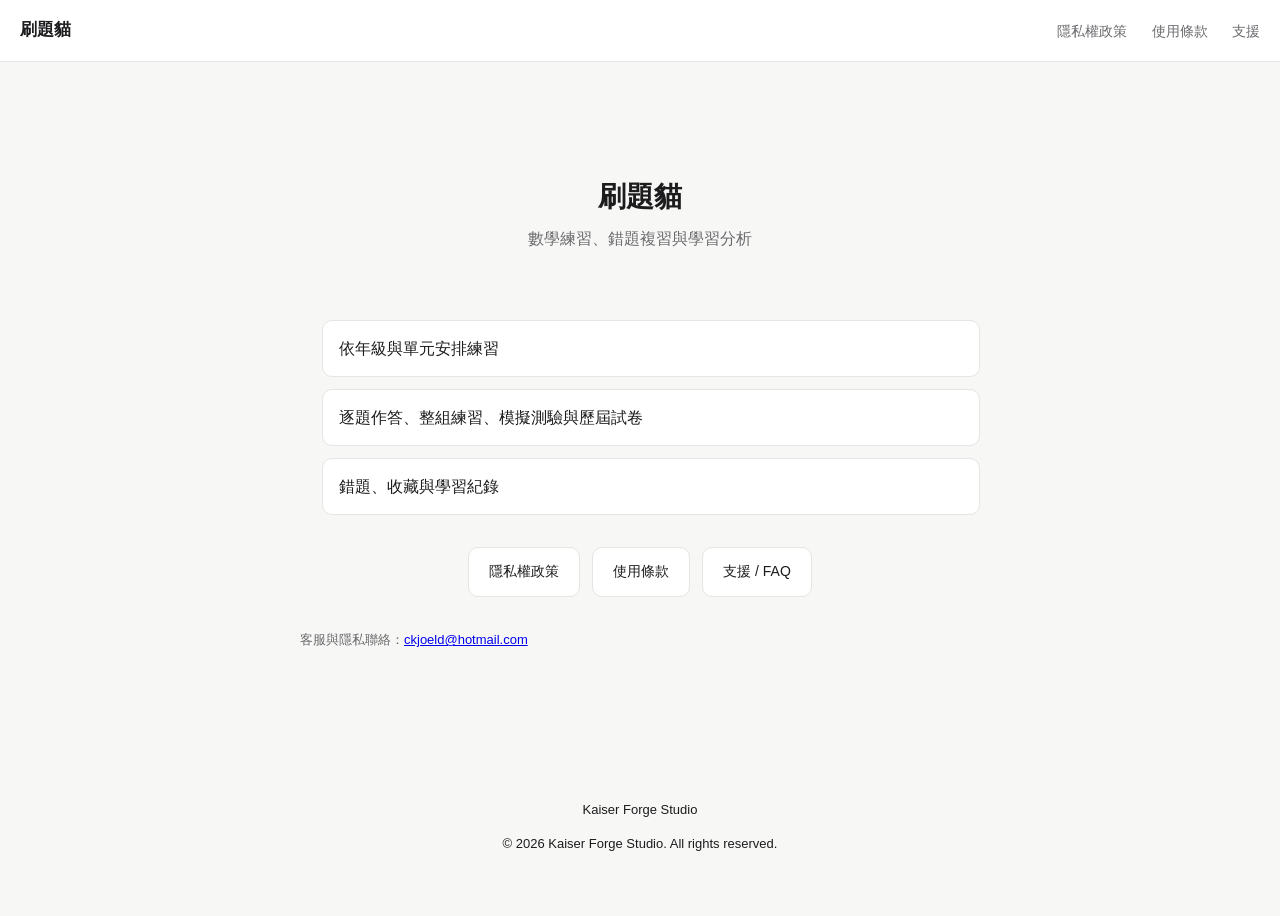
<file: index.html>
<!doctype html>
<html lang="zh-Hant">
<head>
<meta charset="utf-8" />
<meta name="viewport" content="width=device-width, initial-scale=1" />
<title>刷題貓</title>
<meta name="description" content="刷題貓 — 數學練習、錯題複習與學習分析 App。" />
<link rel="stylesheet" href="style.css" />
</head>
<body>
<header class="site-header">
  <a class="brand" href="index.html">刷題貓</a>
  <nav>
    <a href="privacy/">隱私權政策</a>
    <a href="terms/">使用條款</a>
    <a href="support/">支援</a>
  </nav>
</header>

<main class="page">
  <section class="hero">
    <h1>刷題貓</h1>
    <p class="tagline">數學練習、錯題複習與學習分析</p>
  </section>

  <ul class="feature-list">
    <li>依年級與單元安排練習</li>
    <li>逐題作答、整組練習、模擬測驗與歷屆試卷</li>
    <li>錯題、收藏與學習紀錄</li>
  </ul>

  <div class="card-links">
    <a href="privacy/">隱私權政策</a>
    <a href="terms/">使用條款</a>
    <a href="support/">支援 / FAQ</a>
  </div>

  <p class="meta">客服與隱私聯絡：<a href="mailto:ckjoeld@hotmail.com">ckjoeld@hotmail.com</a></p>
</main>

<footer class="site-footer">
  <p>Kaiser Forge Studio</p>
  <p>&copy; 2026 Kaiser Forge Studio. All rights reserved.</p>
</footer>
</body>
</html>
</file>
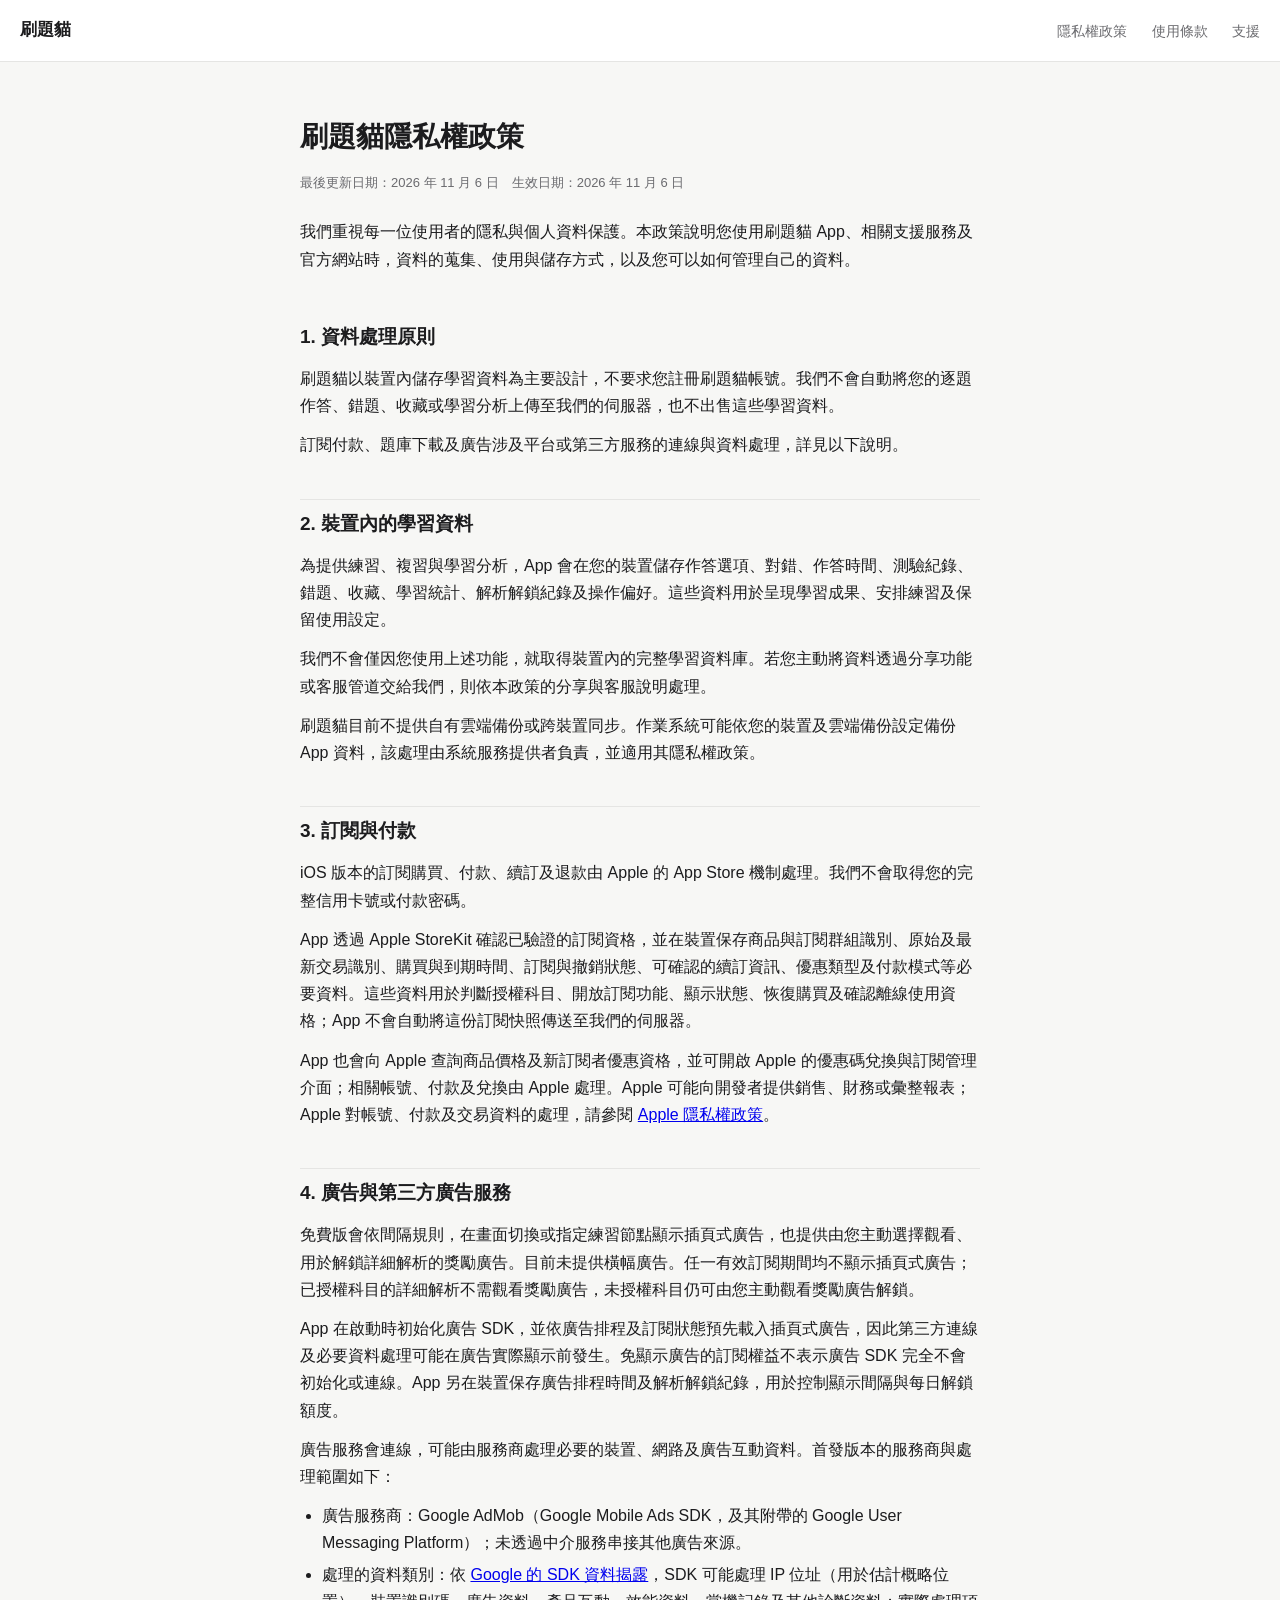
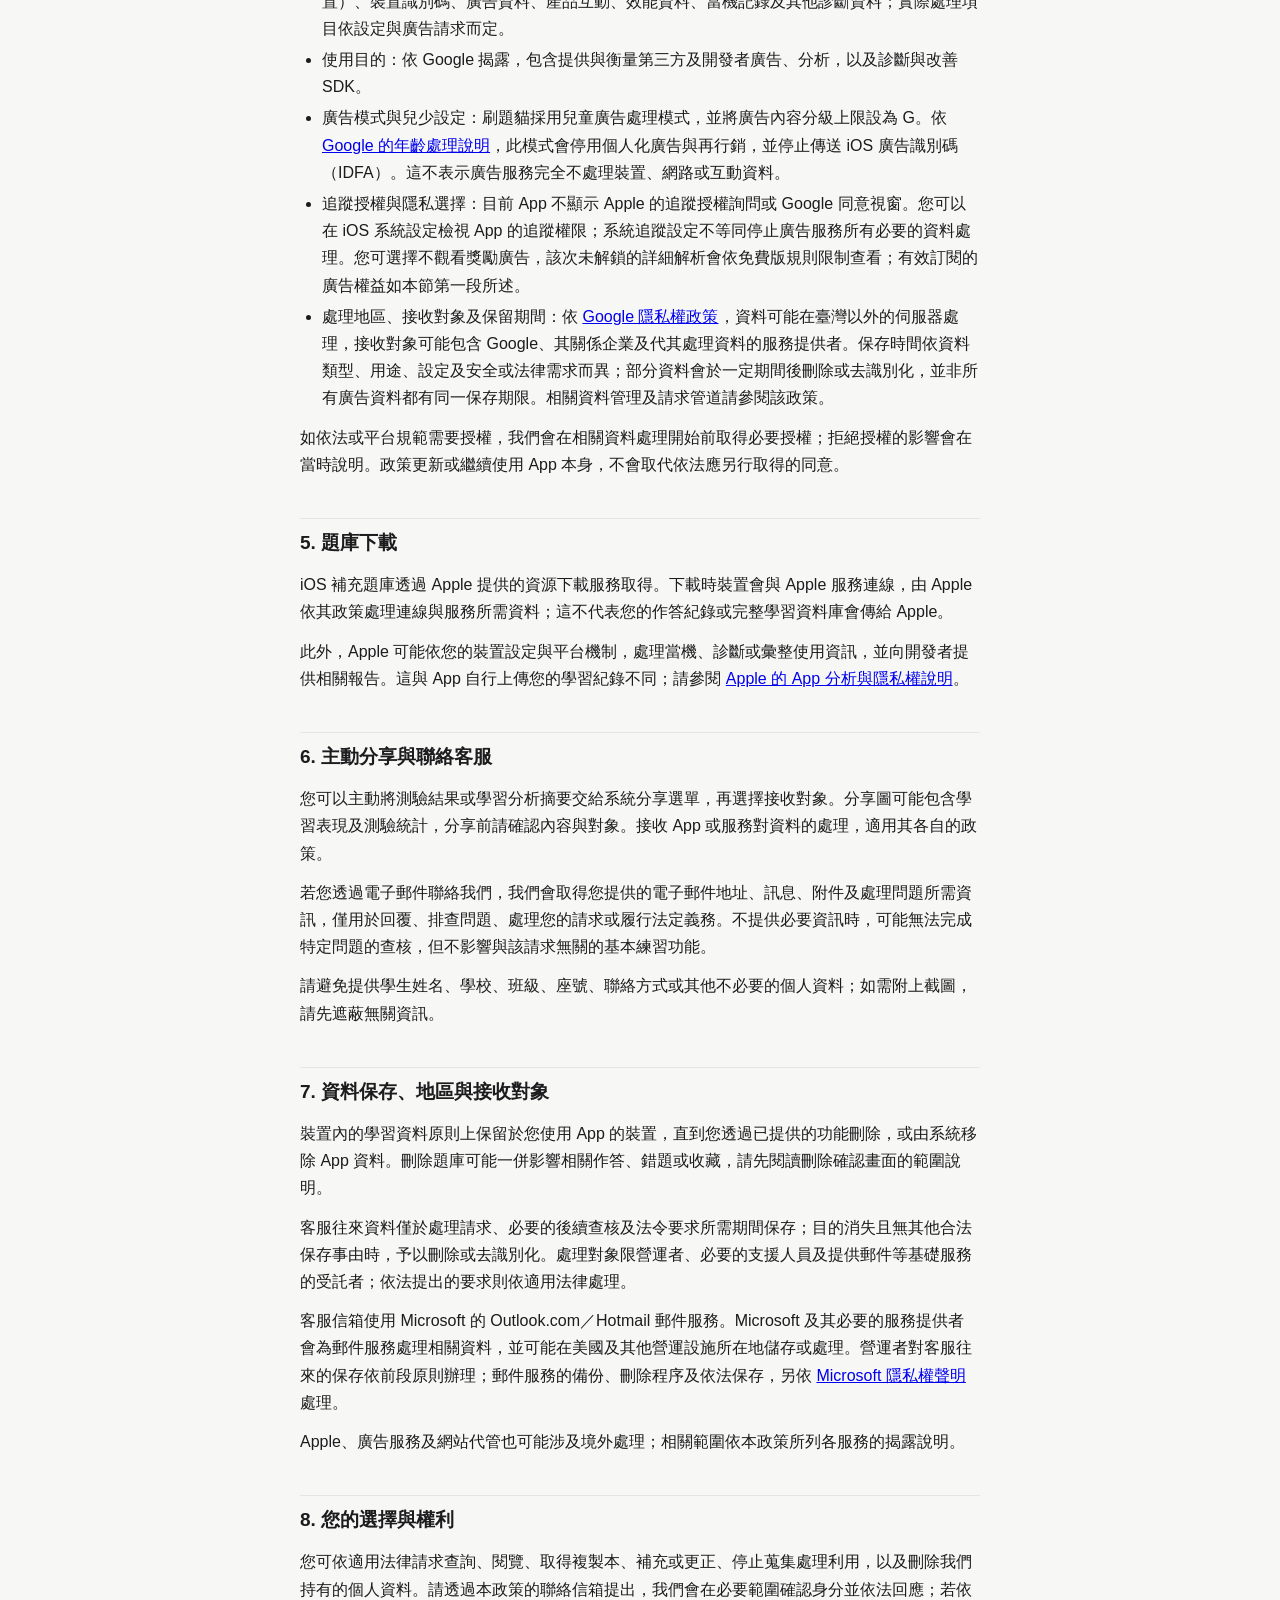
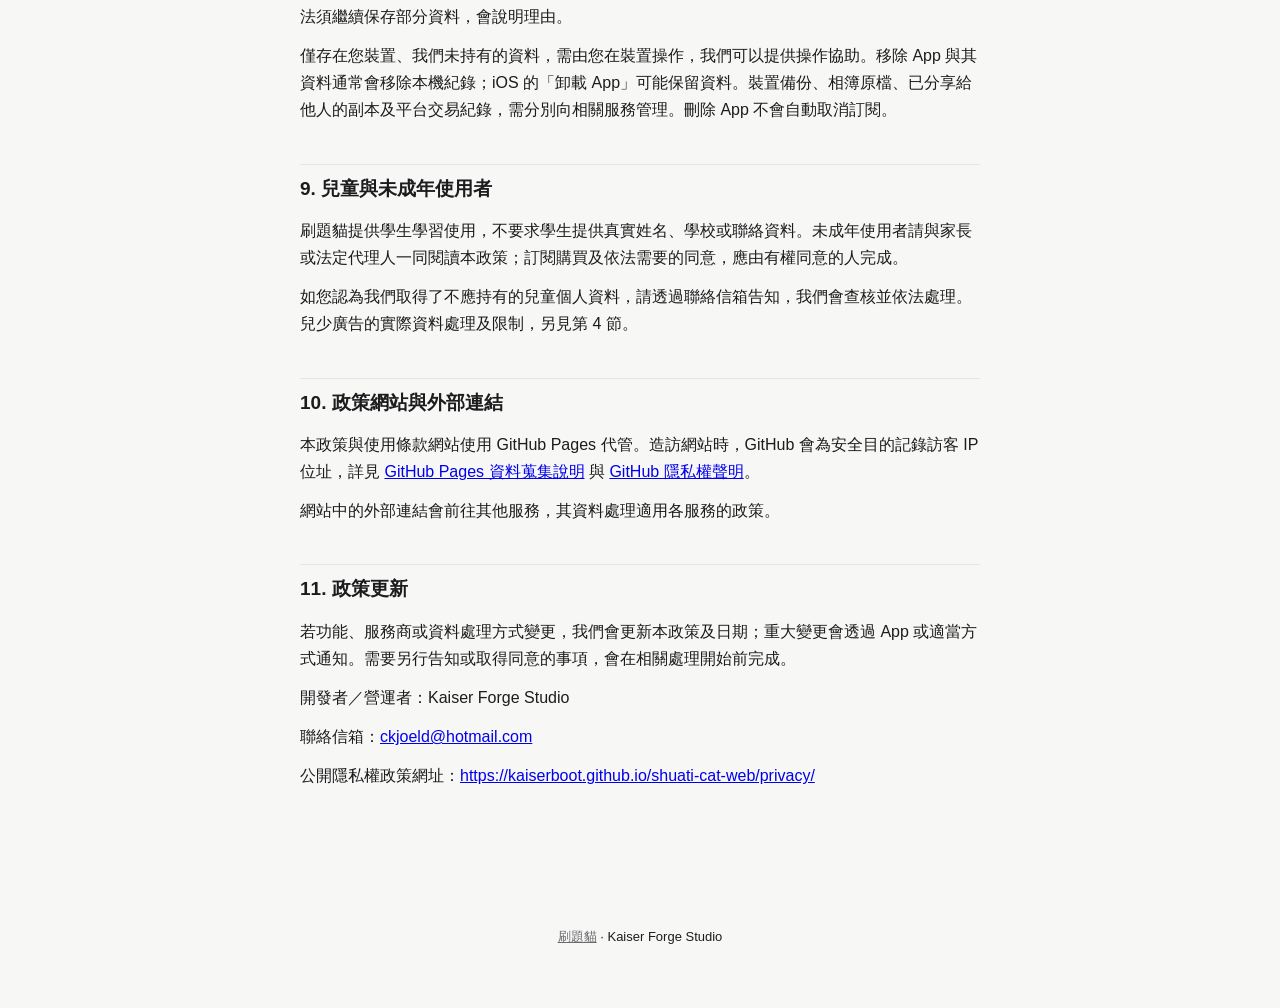
<file: privacy/index.html>
<!doctype html>
<html lang="zh-Hant">
<head>
<meta charset="utf-8" />
<meta name="viewport" content="width=device-width, initial-scale=1" />
<title>隱私權政策 - 刷題貓</title>
<link rel="stylesheet" href="../style.css" />
</head>
<body>
<header class="site-header">
  <a class="brand" href="../index.html">刷題貓</a>
  <nav>
    <a href="../privacy/">隱私權政策</a>
    <a href="../terms/">使用條款</a>
    <a href="../support/">支援</a>
  </nav>
</header>

<main class="page">
  <h1>刷題貓隱私權政策</h1>
<p class="meta">最後更新日期：2026 年 11 月 6 日　生效日期：2026 年 11 月 6 日</p>
<p>我們重視每一位使用者的隱私與個人資料保護。本政策說明您使用刷題貓 App、相關支援服務及官方網站時，資料的蒐集、使用與儲存方式，以及您可以如何管理自己的資料。</p>
<h2>1. 資料處理原則</h2>
<p>刷題貓以裝置內儲存學習資料為主要設計，不要求您註冊刷題貓帳號。我們不會自動將您的逐題作答、錯題、收藏或學習分析上傳至我們的伺服器，也不出售這些學習資料。</p>
<p>訂閱付款、題庫下載及廣告涉及平台或第三方服務的連線與資料處理，詳見以下說明。</p>
<h2>2. 裝置內的學習資料</h2>
<p>為提供練習、複習與學習分析，App 會在您的裝置儲存作答選項、對錯、作答時間、測驗紀錄、錯題、收藏、學習統計、解析解鎖紀錄及操作偏好。這些資料用於呈現學習成果、安排練習及保留使用設定。</p>
<p>我們不會僅因您使用上述功能，就取得裝置內的完整學習資料庫。若您主動將資料透過分享功能或客服管道交給我們，則依本政策的分享與客服說明處理。</p>
<p>刷題貓目前不提供自有雲端備份或跨裝置同步。作業系統可能依您的裝置及雲端備份設定備份 App 資料，該處理由系統服務提供者負責，並適用其隱私權政策。</p>
<h2>3. 訂閱與付款</h2>
<p>iOS 版本的訂閱購買、付款、續訂及退款由 Apple 的 App Store 機制處理。我們不會取得您的完整信用卡號或付款密碼。</p>
<p>App 透過 Apple StoreKit 確認已驗證的訂閱資格，並在裝置保存商品與訂閱群組識別、原始及最新交易識別、購買與到期時間、訂閱與撤銷狀態、可確認的續訂資訊、優惠類型及付款模式等必要資料。這些資料用於判斷授權科目、開放訂閱功能、顯示狀態、恢復購買及確認離線使用資格；App 不會自動將這份訂閱快照傳送至我們的伺服器。</p>
<p>App 也會向 Apple 查詢商品價格及新訂閱者優惠資格，並可開啟 Apple 的優惠碼兌換與訂閱管理介面；相關帳號、付款及兌換由 Apple 處理。Apple 可能向開發者提供銷售、財務或彙整報表；Apple 對帳號、付款及交易資料的處理，請參閱 <a href="https://www.apple.com/legal/privacy/tw/">Apple 隱私權政策</a>。</p>
<h2>4. 廣告與第三方廣告服務</h2>
<p>免費版會依間隔規則，在畫面切換或指定練習節點顯示插頁式廣告，也提供由您主動選擇觀看、用於解鎖詳細解析的獎勵廣告。目前未提供橫幅廣告。任一有效訂閱期間均不顯示插頁式廣告；已授權科目的詳細解析不需觀看獎勵廣告，未授權科目仍可由您主動觀看獎勵廣告解鎖。</p>
<p>App 在啟動時初始化廣告 SDK，並依廣告排程及訂閱狀態預先載入插頁式廣告，因此第三方連線及必要資料處理可能在廣告實際顯示前發生。免顯示廣告的訂閱權益不表示廣告 SDK 完全不會初始化或連線。App 另在裝置保存廣告排程時間及解析解鎖紀錄，用於控制顯示間隔與每日解鎖額度。</p>
<p>廣告服務會連線，可能由服務商處理必要的裝置、網路及廣告互動資料。首發版本的服務商與處理範圍如下：</p>
<ul>
<li>廣告服務商：Google AdMob（Google Mobile Ads SDK，及其附帶的 Google User Messaging Platform）；未透過中介服務串接其他廣告來源。</li>
<li>處理的資料類別：依 <a href="https://developers.google.com/admob/ios/privacy/data-disclosure">Google 的 SDK 資料揭露</a>，SDK 可能處理 IP 位址（用於估計概略位置）、裝置識別碼、廣告資料、產品互動、效能資料、當機記錄及其他診斷資料；實際處理項目依設定與廣告請求而定。</li>
<li>使用目的：依 Google 揭露，包含提供與衡量第三方及開發者廣告、分析，以及診斷與改善 SDK。</li>
<li>廣告模式與兒少設定：刷題貓採用兒童廣告處理模式，並將廣告內容分級上限設為 G。依 <a href="https://support.google.com/admob/answer/6219315?hl=en">Google 的年齡處理說明</a>，此模式會停用個人化廣告與再行銷，並停止傳送 iOS 廣告識別碼（IDFA）。這不表示廣告服務完全不處理裝置、網路或互動資料。</li>
<li>追蹤授權與隱私選擇：目前 App 不顯示 Apple 的追蹤授權詢問或 Google 同意視窗。您可以在 iOS 系統設定檢視 App 的追蹤權限；系統追蹤設定不等同停止廣告服務所有必要的資料處理。您可選擇不觀看獎勵廣告，該次未解鎖的詳細解析會依免費版規則限制查看；有效訂閱的廣告權益如本節第一段所述。</li>
<li>處理地區、接收對象及保留期間：依 <a href="https://policies.google.com/privacy?hl=zh-TW">Google 隱私權政策</a>，資料可能在臺灣以外的伺服器處理，接收對象可能包含 Google、其關係企業及代其處理資料的服務提供者。保存時間依資料類型、用途、設定及安全或法律需求而異；部分資料會於一定期間後刪除或去識別化，並非所有廣告資料都有同一保存期限。相關資料管理及請求管道請參閱該政策。</li>
</ul>
<p>如依法或平台規範需要授權，我們會在相關資料處理開始前取得必要授權；拒絕授權的影響會在當時說明。政策更新或繼續使用 App 本身，不會取代依法應另行取得的同意。</p>
<h2>5. 題庫下載</h2>
<p>iOS 補充題庫透過 Apple 提供的資源下載服務取得。下載時裝置會與 Apple 服務連線，由 Apple 依其政策處理連線與服務所需資料；這不代表您的作答紀錄或完整學習資料庫會傳給 Apple。</p>
<p>此外，Apple 可能依您的裝置設定與平台機制，處理當機、診斷或彙整使用資訊，並向開發者提供相關報告。這與 App 自行上傳您的學習紀錄不同；請參閱 <a href="https://www.apple.com/legal/privacy/data/en/app-analytics/">Apple 的 App 分析與隱私權說明</a>。</p>
<h2>6. 主動分享與聯絡客服</h2>
<p>您可以主動將測驗結果或學習分析摘要交給系統分享選單，再選擇接收對象。分享圖可能包含學習表現及測驗統計，分享前請確認內容與對象。接收 App 或服務對資料的處理，適用其各自的政策。</p>
<p>若您透過電子郵件聯絡我們，我們會取得您提供的電子郵件地址、訊息、附件及處理問題所需資訊，僅用於回覆、排查問題、處理您的請求或履行法定義務。不提供必要資訊時，可能無法完成特定問題的查核，但不影響與該請求無關的基本練習功能。</p>
<p>請避免提供學生姓名、學校、班級、座號、聯絡方式或其他不必要的個人資料；如需附上截圖，請先遮蔽無關資訊。</p>
<h2>7. 資料保存、地區與接收對象</h2>
<p>裝置內的學習資料原則上保留於您使用 App 的裝置，直到您透過已提供的功能刪除，或由系統移除 App 資料。刪除題庫可能一併影響相關作答、錯題或收藏，請先閱讀刪除確認畫面的範圍說明。</p>
<p>客服往來資料僅於處理請求、必要的後續查核及法令要求所需期間保存；目的消失且無其他合法保存事由時，予以刪除或去識別化。處理對象限營運者、必要的支援人員及提供郵件等基礎服務的受託者；依法提出的要求則依適用法律處理。</p>
<p>客服信箱使用 Microsoft 的 Outlook.com／Hotmail 郵件服務。Microsoft 及其必要的服務提供者會為郵件服務處理相關資料，並可能在美國及其他營運設施所在地儲存或處理。營運者對客服往來的保存依前段原則辦理；郵件服務的備份、刪除程序及依法保存，另依 <a href="https://www.microsoft.com/zh-tw/privacy/privacystatement">Microsoft 隱私權聲明</a> 處理。</p>
<p>Apple、廣告服務及網站代管也可能涉及境外處理；相關範圍依本政策所列各服務的揭露說明。</p>
<h2>8. 您的選擇與權利</h2>
<p>您可依適用法律請求查詢、閱覽、取得複製本、補充或更正、停止蒐集處理利用，以及刪除我們持有的個人資料。請透過本政策的聯絡信箱提出，我們會在必要範圍確認身分並依法回應；若依法須繼續保存部分資料，會說明理由。</p>
<p>僅存在您裝置、我們未持有的資料，需由您在裝置操作，我們可以提供操作協助。移除 App 與其資料通常會移除本機紀錄；iOS 的「卸載 App」可能保留資料。裝置備份、相簿原檔、已分享給他人的副本及平台交易紀錄，需分別向相關服務管理。刪除 App 不會自動取消訂閱。</p>
<h2>9. 兒童與未成年使用者</h2>
<p>刷題貓提供學生學習使用，不要求學生提供真實姓名、學校或聯絡資料。未成年使用者請與家長或法定代理人一同閱讀本政策；訂閱購買及依法需要的同意，應由有權同意的人完成。</p>
<p>如您認為我們取得了不應持有的兒童個人資料，請透過聯絡信箱告知，我們會查核並依法處理。兒少廣告的實際資料處理及限制，另見第 4 節。</p>
<h2>10. 政策網站與外部連結</h2>
<p>本政策與使用條款網站使用 GitHub Pages 代管。造訪網站時，GitHub 會為安全目的記錄訪客 IP 位址，詳見 <a href="https://docs.github.com/en/pages/getting-started-with-github-pages/what-is-github-pages#data-collection">GitHub Pages 資料蒐集說明</a> 與 <a href="https://docs.github.com/en/site-policy/privacy-policies/github-general-privacy-statement">GitHub 隱私權聲明</a>。</p>
<p>網站中的外部連結會前往其他服務，其資料處理適用各服務的政策。</p>
<h2>11. 政策更新</h2>
<p>若功能、服務商或資料處理方式變更，我們會更新本政策及日期；重大變更會透過 App 或適當方式通知。需要另行告知或取得同意的事項，會在相關處理開始前完成。</p>
  <p>開發者／營運者：Kaiser Forge Studio</p>
  <p>聯絡信箱：<a href="mailto:ckjoeld@hotmail.com">ckjoeld@hotmail.com</a></p>
  <p>公開隱私權政策網址：<a href="https://kaiserboot.github.io/shuati-cat-web/privacy/">https://kaiserboot.github.io/shuati-cat-web/privacy/</a></p>
</main>

<footer class="site-footer">
  <p><a href="../index.html">刷題貓</a> · Kaiser Forge Studio</p>
</footer>
</body>
</html>
</file>
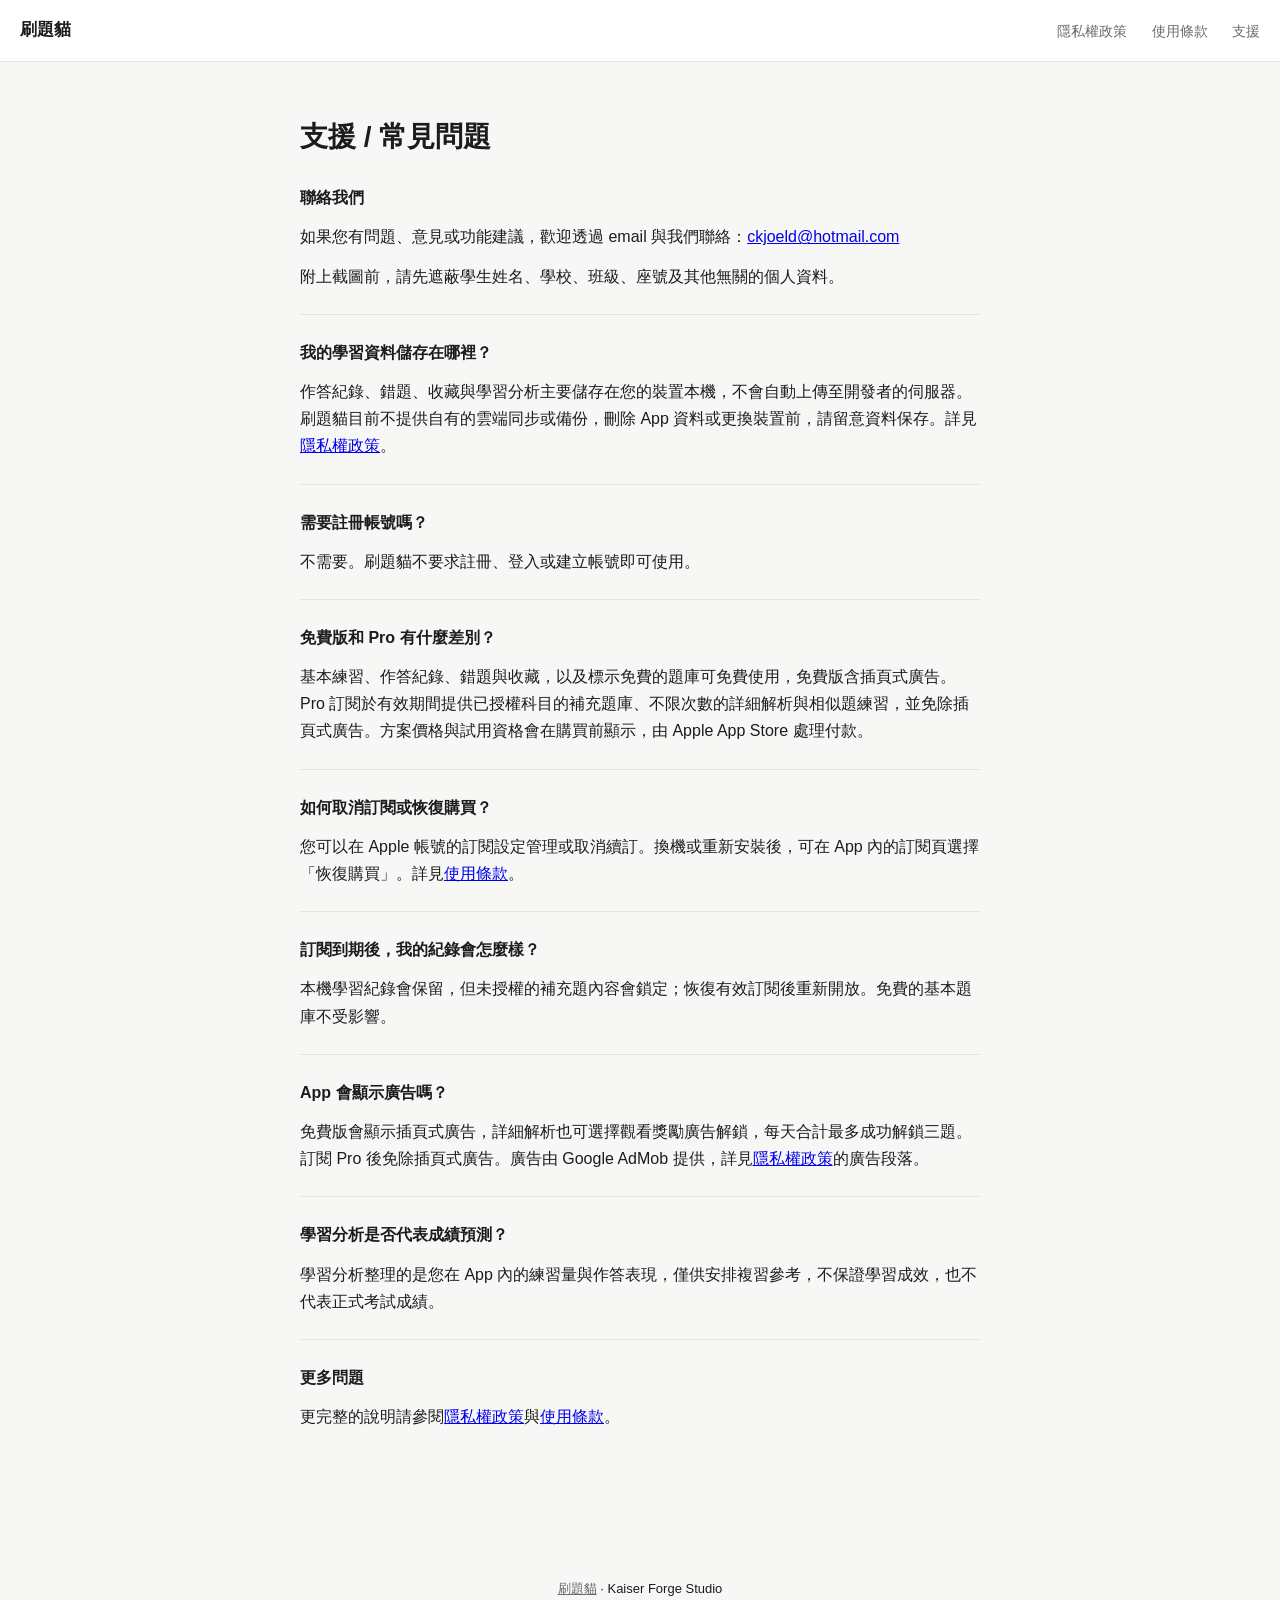
<file: support/index.html>
<!doctype html>
<html lang="zh-Hant">
<head>
<meta charset="utf-8" />
<meta name="viewport" content="width=device-width, initial-scale=1" />
<title>支援 - 刷題貓</title>
<link rel="stylesheet" href="../style.css" />
</head>
<body>
<header class="site-header">
  <a class="brand" href="../index.html">刷題貓</a>
  <nav>
    <a href="../privacy/">隱私權政策</a>
    <a href="../terms/">使用條款</a>
    <a href="../support/">支援</a>
  </nav>
</header>

<main class="page">
  <h1>支援 / 常見問題</h1>

  <div class="faq-item">
    <h2>聯絡我們</h2>
    <p>如果您有問題、意見或功能建議，歡迎透過 email 與我們聯絡：<a href="mailto:ckjoeld@hotmail.com">ckjoeld@hotmail.com</a></p>
    <p>附上截圖前，請先遮蔽學生姓名、學校、班級、座號及其他無關的個人資料。</p>
  </div>

  <div class="faq-item">
    <h2>我的學習資料儲存在哪裡？</h2>
    <p>作答紀錄、錯題、收藏與學習分析主要儲存在您的裝置本機，不會自動上傳至開發者的伺服器。刷題貓目前不提供自有的雲端同步或備份，刪除 App 資料或更換裝置前，請留意資料保存。詳見<a href="../privacy/">隱私權政策</a>。</p>
  </div>

  <div class="faq-item">
    <h2>需要註冊帳號嗎？</h2>
    <p>不需要。刷題貓不要求註冊、登入或建立帳號即可使用。</p>
  </div>

  <div class="faq-item">
    <h2>免費版和 Pro 有什麼差別？</h2>
    <p>基本練習、作答紀錄、錯題與收藏，以及標示免費的題庫可免費使用，免費版含插頁式廣告。Pro 訂閱於有效期間提供已授權科目的補充題庫、不限次數的詳細解析與相似題練習，並免除插頁式廣告。方案價格與試用資格會在購買前顯示，由 Apple App Store 處理付款。</p>
  </div>

  <div class="faq-item">
    <h2>如何取消訂閱或恢復購買？</h2>
    <p>您可以在 Apple 帳號的訂閱設定管理或取消續訂。換機或重新安裝後，可在 App 內的訂閱頁選擇「恢復購買」。詳見<a href="../terms/">使用條款</a>。</p>
  </div>

  <div class="faq-item">
    <h2>訂閱到期後，我的紀錄會怎麼樣？</h2>
    <p>本機學習紀錄會保留，但未授權的補充題內容會鎖定；恢復有效訂閱後重新開放。免費的基本題庫不受影響。</p>
  </div>

  <div class="faq-item">
    <h2>App 會顯示廣告嗎？</h2>
    <p>免費版會顯示插頁式廣告，詳細解析也可選擇觀看獎勵廣告解鎖，每天合計最多成功解鎖三題。訂閱 Pro 後免除插頁式廣告。廣告由 Google AdMob 提供，詳見<a href="../privacy/">隱私權政策</a>的廣告段落。</p>
  </div>

  <div class="faq-item">
    <h2>學習分析是否代表成績預測？</h2>
    <p>學習分析整理的是您在 App 內的練習量與作答表現，僅供安排複習參考，不保證學習成效，也不代表正式考試成績。</p>
  </div>

  <div class="faq-item">
    <h2>更多問題</h2>
    <p>更完整的說明請參閱<a href="../privacy/">隱私權政策</a>與<a href="../terms/">使用條款</a>。</p>
  </div>
</main>

<footer class="site-footer">
  <p><a href="../index.html">刷題貓</a> · Kaiser Forge Studio</p>
</footer>
</body>
</html>
</file>
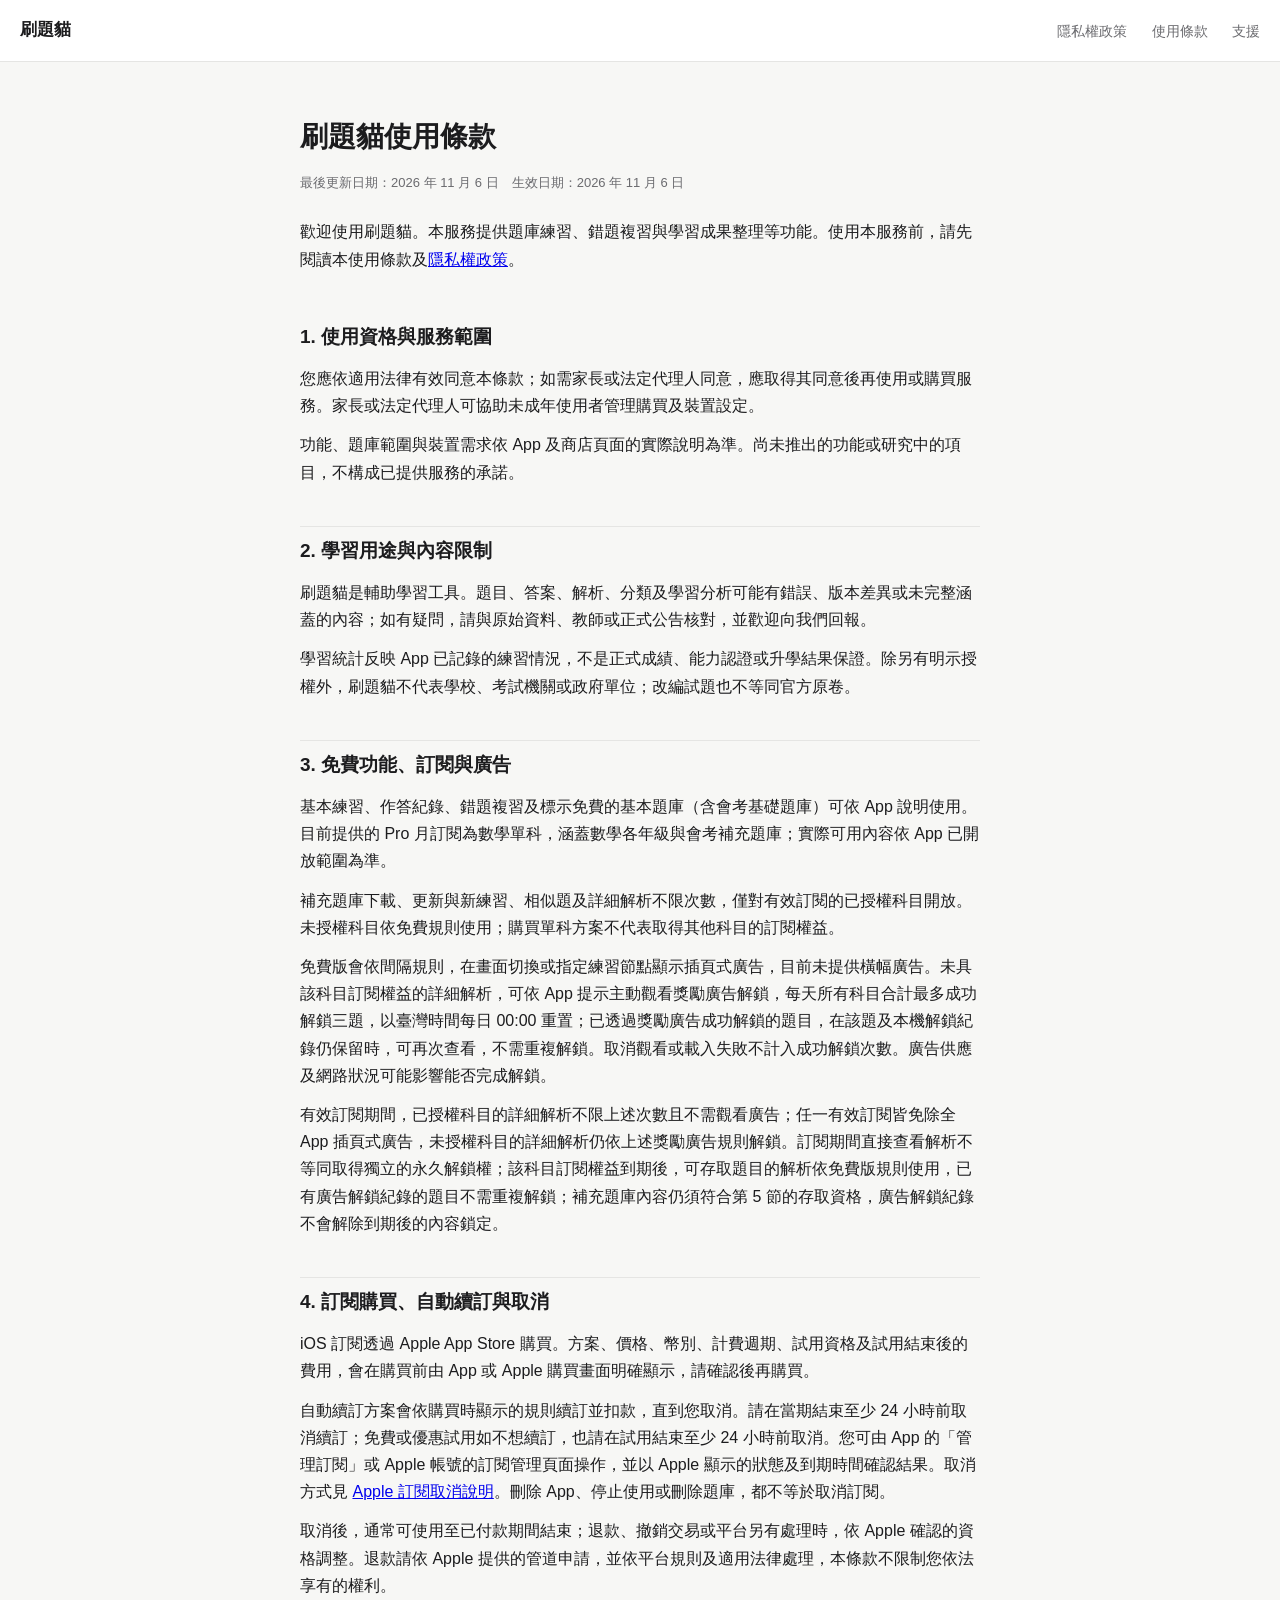
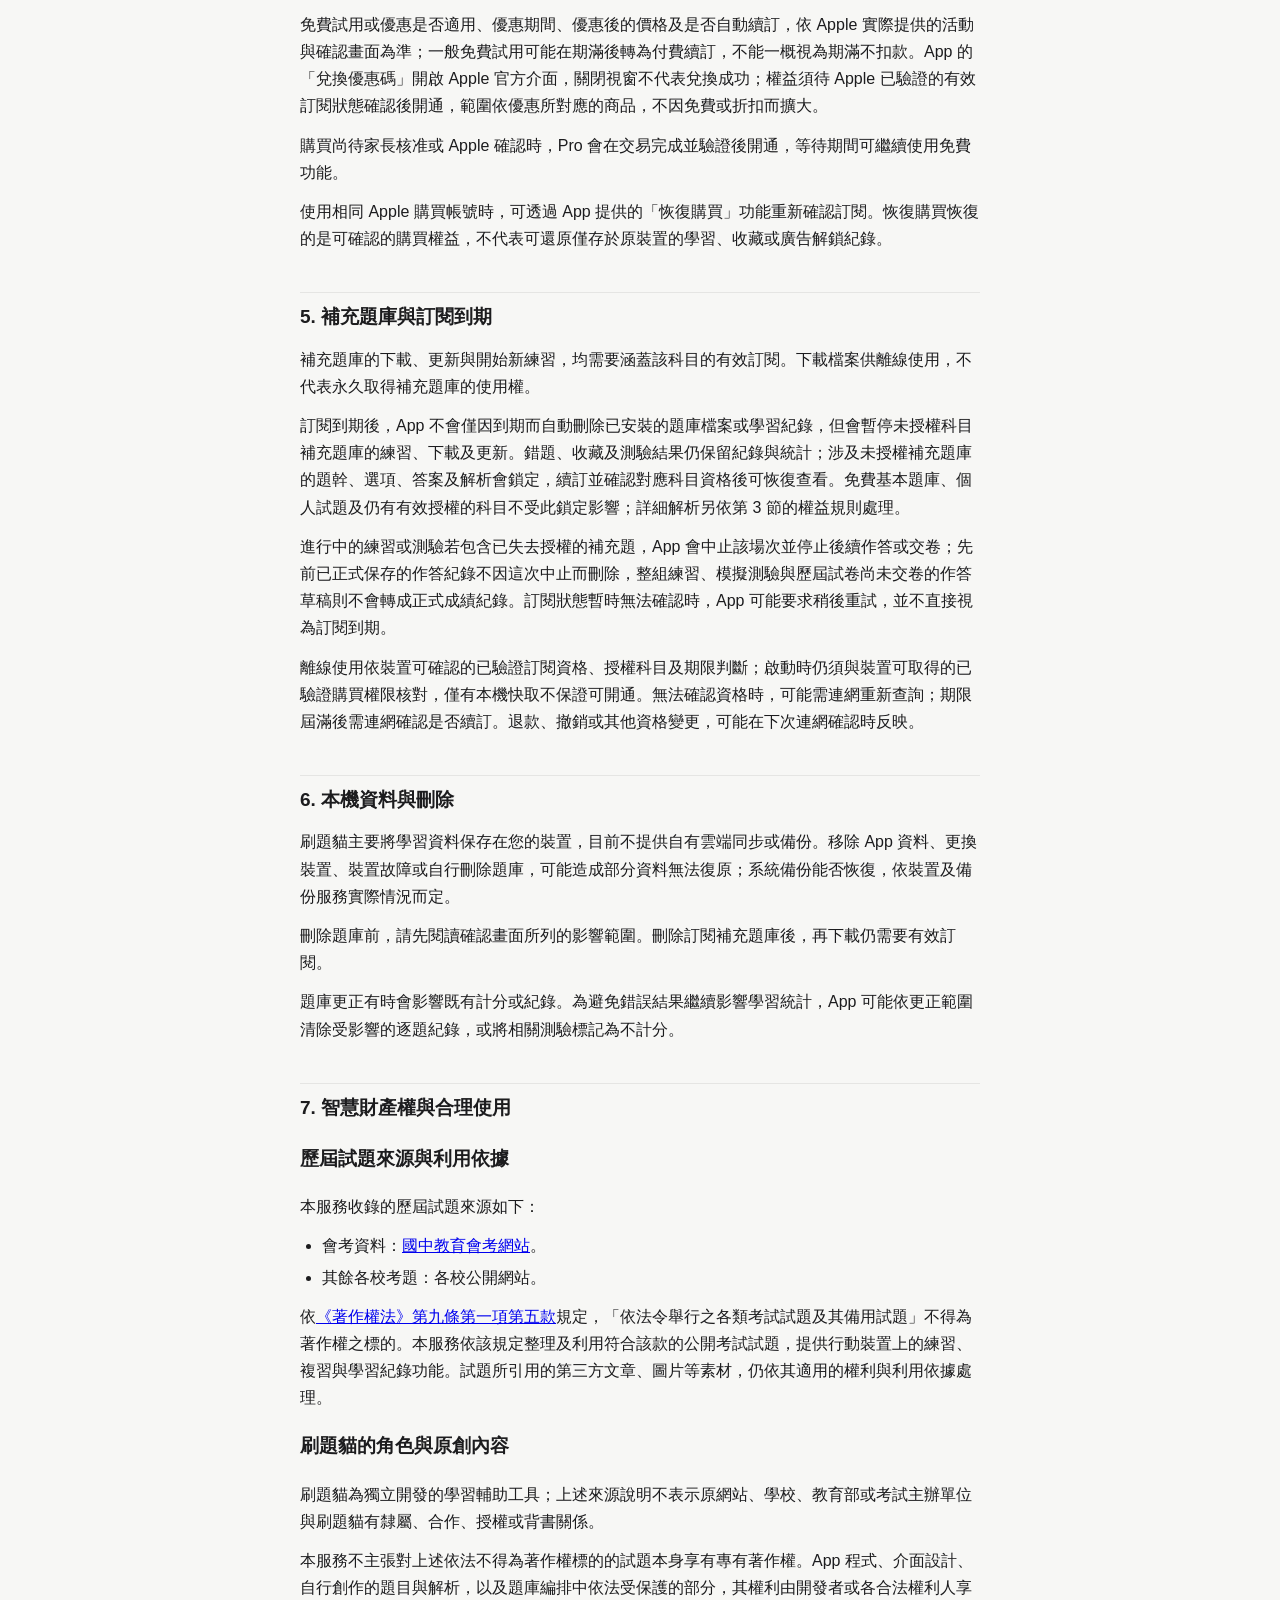
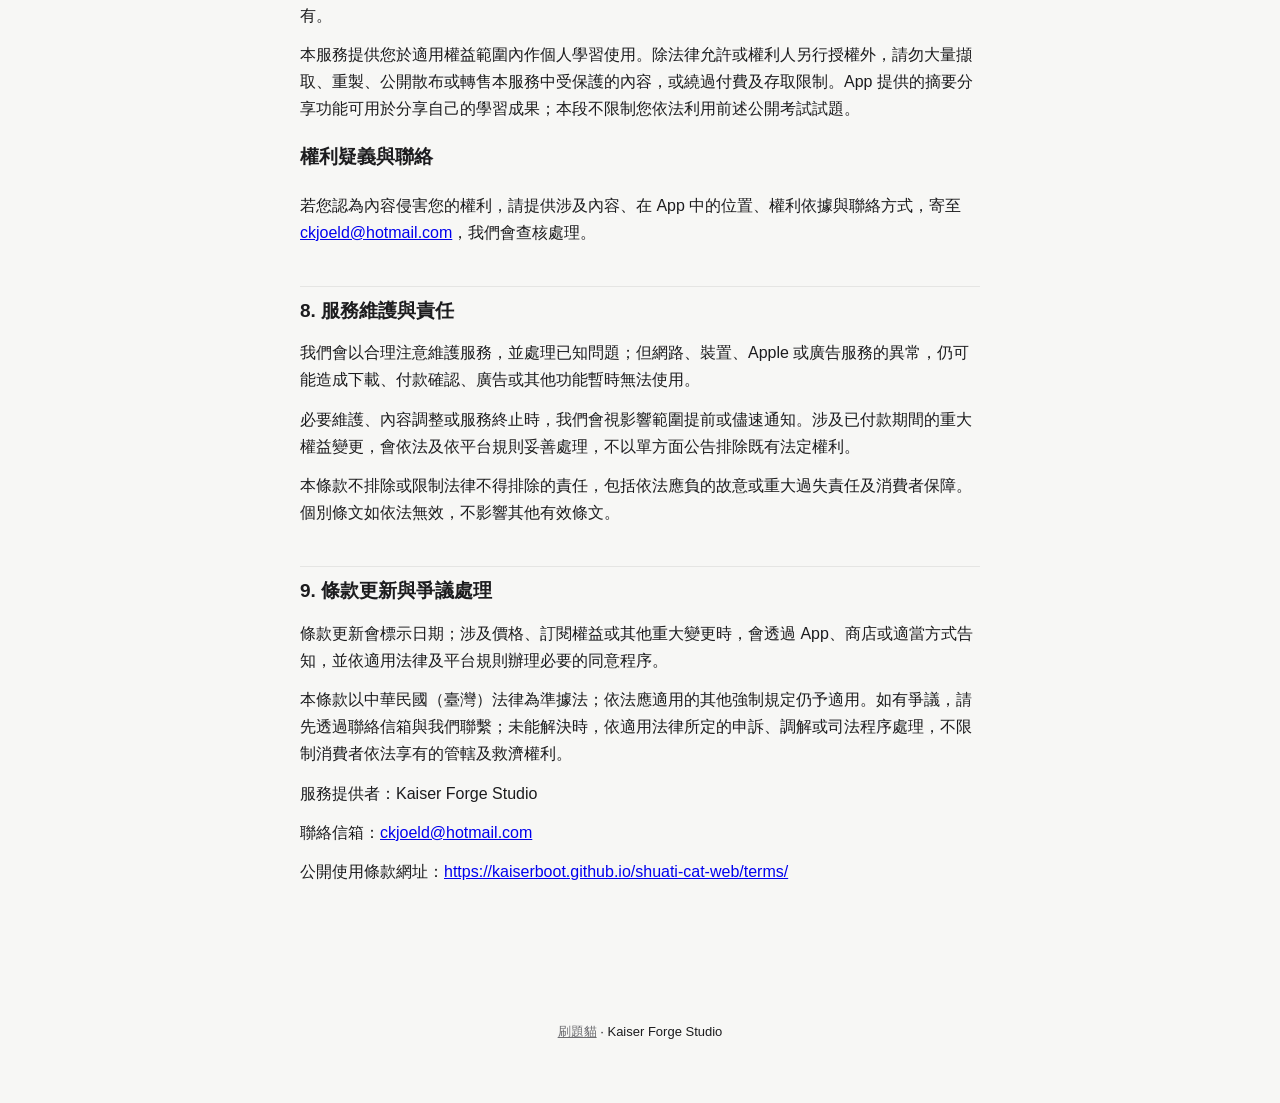
<file: terms/index.html>
<!doctype html>
<html lang="zh-Hant">
<head>
<meta charset="utf-8" />
<meta name="viewport" content="width=device-width, initial-scale=1" />
<title>使用條款 - 刷題貓</title>
<link rel="stylesheet" href="../style.css" />
</head>
<body>
<header class="site-header">
  <a class="brand" href="../index.html">刷題貓</a>
  <nav>
    <a href="../privacy/">隱私權政策</a>
    <a href="../terms/">使用條款</a>
    <a href="../support/">支援</a>
  </nav>
</header>

<main class="page">
  <h1>刷題貓使用條款</h1>
<p class="meta">最後更新日期：2026 年 11 月 6 日　生效日期：2026 年 11 月 6 日</p>
<p>歡迎使用刷題貓。本服務提供題庫練習、錯題複習與學習成果整理等功能。使用本服務前，請先閱讀本使用條款及<a href="../privacy/">隱私權政策</a>。</p>
<h2>1. 使用資格與服務範圍</h2>
<p>您應依適用法律有效同意本條款；如需家長或法定代理人同意，應取得其同意後再使用或購買服務。家長或法定代理人可協助未成年使用者管理購買及裝置設定。</p>
<p>功能、題庫範圍與裝置需求依 App 及商店頁面的實際說明為準。尚未推出的功能或研究中的項目，不構成已提供服務的承諾。</p>
<h2>2. 學習用途與內容限制</h2>
<p>刷題貓是輔助學習工具。題目、答案、解析、分類及學習分析可能有錯誤、版本差異或未完整涵蓋的內容；如有疑問，請與原始資料、教師或正式公告核對，並歡迎向我們回報。</p>
<p>學習統計反映 App 已記錄的練習情況，不是正式成績、能力認證或升學結果保證。除另有明示授權外，刷題貓不代表學校、考試機關或政府單位；改編試題也不等同官方原卷。</p>
<h2>3. 免費功能、訂閱與廣告</h2>
<p>基本練習、作答紀錄、錯題複習及標示免費的基本題庫（含會考基礎題庫）可依 App 說明使用。目前提供的 Pro 月訂閱為數學單科，涵蓋數學各年級與會考補充題庫；實際可用內容依 App 已開放範圍為準。</p>
<p>補充題庫下載、更新與新練習、相似題及詳細解析不限次數，僅對有效訂閱的已授權科目開放。未授權科目依免費規則使用；購買單科方案不代表取得其他科目的訂閱權益。</p>
<p>免費版會依間隔規則，在畫面切換或指定練習節點顯示插頁式廣告，目前未提供橫幅廣告。未具該科目訂閱權益的詳細解析，可依 App 提示主動觀看獎勵廣告解鎖，每天所有科目合計最多成功解鎖三題，以臺灣時間每日 00:00 重置；已透過獎勵廣告成功解鎖的題目，在該題及本機解鎖紀錄仍保留時，可再次查看，不需重複解鎖。取消觀看或載入失敗不計入成功解鎖次數。廣告供應及網路狀況可能影響能否完成解鎖。</p>
<p>有效訂閱期間，已授權科目的詳細解析不限上述次數且不需觀看廣告；任一有效訂閱皆免除全 App 插頁式廣告，未授權科目的詳細解析仍依上述獎勵廣告規則解鎖。訂閱期間直接查看解析不等同取得獨立的永久解鎖權；該科目訂閱權益到期後，可存取題目的解析依免費版規則使用，已有廣告解鎖紀錄的題目不需重複解鎖；補充題庫內容仍須符合第 5 節的存取資格，廣告解鎖紀錄不會解除到期後的內容鎖定。</p>
<h2>4. 訂閱購買、自動續訂與取消</h2>
<p>iOS 訂閱透過 Apple App Store 購買。方案、價格、幣別、計費週期、試用資格及試用結束後的費用，會在購買前由 App 或 Apple 購買畫面明確顯示，請確認後再購買。</p>
<p>自動續訂方案會依購買時顯示的規則續訂並扣款，直到您取消。請在當期結束至少 24 小時前取消續訂；免費或優惠試用如不想續訂，也請在試用結束至少 24 小時前取消。您可由 App 的「管理訂閱」或 Apple 帳號的訂閱管理頁面操作，並以 Apple 顯示的狀態及到期時間確認結果。取消方式見 <a href="https://support.apple.com/zh-tw/118428">Apple 訂閱取消說明</a>。刪除 App、停止使用或刪除題庫，都不等於取消訂閱。</p>
<p>取消後，通常可使用至已付款期間結束；退款、撤銷交易或平台另有處理時，依 Apple 確認的資格調整。退款請依 Apple 提供的管道申請，並依平台規則及適用法律處理，本條款不限制您依法享有的權利。</p>
<p>免費試用或優惠是否適用、優惠期間、優惠後的價格及是否自動續訂，依 Apple 實際提供的活動與確認畫面為準；一般免費試用可能在期滿後轉為付費續訂，不能一概視為期滿不扣款。App 的「兌換優惠碼」開啟 Apple 官方介面，關閉視窗不代表兌換成功；權益須待 Apple 已驗證的有效訂閱狀態確認後開通，範圍依優惠所對應的商品，不因免費或折扣而擴大。</p>
<p>購買尚待家長核准或 Apple 確認時，Pro 會在交易完成並驗證後開通，等待期間可繼續使用免費功能。</p>
<p>使用相同 Apple 購買帳號時，可透過 App 提供的「恢復購買」功能重新確認訂閱。恢復購買恢復的是可確認的購買權益，不代表可還原僅存於原裝置的學習、收藏或廣告解鎖紀錄。</p>
<h2>5. 補充題庫與訂閱到期</h2>
<p>補充題庫的下載、更新與開始新練習，均需要涵蓋該科目的有效訂閱。下載檔案供離線使用，不代表永久取得補充題庫的使用權。</p>
<p>訂閱到期後，App 不會僅因到期而自動刪除已安裝的題庫檔案或學習紀錄，但會暫停未授權科目補充題庫的練習、下載及更新。錯題、收藏及測驗結果仍保留紀錄與統計；涉及未授權補充題庫的題幹、選項、答案及解析會鎖定，續訂並確認對應科目資格後可恢復查看。免費基本題庫、個人試題及仍有有效授權的科目不受此鎖定影響；詳細解析另依第 3 節的權益規則處理。</p>
<p>進行中的練習或測驗若包含已失去授權的補充題，App 會中止該場次並停止後續作答或交卷；先前已正式保存的作答紀錄不因這次中止而刪除，整組練習、模擬測驗與歷屆試卷尚未交卷的作答草稿則不會轉成正式成績紀錄。訂閱狀態暫時無法確認時，App 可能要求稍後重試，並不直接視為訂閱到期。</p>
<p>離線使用依裝置可確認的已驗證訂閱資格、授權科目及期限判斷；啟動時仍須與裝置可取得的已驗證購買權限核對，僅有本機快取不保證可開通。無法確認資格時，可能需連網重新查詢；期限屆滿後需連網確認是否續訂。退款、撤銷或其他資格變更，可能在下次連網確認時反映。</p>
<h2>6. 本機資料與刪除</h2>
<p>刷題貓主要將學習資料保存在您的裝置，目前不提供自有雲端同步或備份。移除 App 資料、更換裝置、裝置故障或自行刪除題庫，可能造成部分資料無法復原；系統備份能否恢復，依裝置及備份服務實際情況而定。</p>
<p>刪除題庫前，請先閱讀確認畫面所列的影響範圍。刪除訂閱補充題庫後，再下載仍需要有效訂閱。</p>
<p>題庫更正有時會影響既有計分或紀錄。為避免錯誤結果繼續影響學習統計，App 可能依更正範圍清除受影響的逐題紀錄，或將相關測驗標記為不計分。</p>
<h2>7. 智慧財產權與合理使用</h2>
<h3>歷屆試題來源與利用依據</h3>
<p>本服務收錄的歷屆試題來源如下：</p>
<ul>
<li>會考資料：<a href="https://cap.rcpet.edu.tw/">國中教育會考網站</a>。</li>
<li>其餘各校考題：各校公開網站。</li>
</ul>
<p>依<a href="https://law.moj.gov.tw/LawClass/LawSingle.aspx?pcode=J0070017&amp;flno=9">《著作權法》第九條第一項第五款</a>規定，「依法令舉行之各類考試試題及其備用試題」不得為著作權之標的。本服務依該規定整理及利用符合該款的公開考試試題，提供行動裝置上的練習、複習與學習紀錄功能。試題所引用的第三方文章、圖片等素材，仍依其適用的權利與利用依據處理。</p>
<h3>刷題貓的角色與原創內容</h3>
<p>刷題貓為獨立開發的學習輔助工具；上述來源說明不表示原網站、學校、教育部或考試主辦單位與刷題貓有隸屬、合作、授權或背書關係。</p>
<p>本服務不主張對上述依法不得為著作權標的的試題本身享有專有著作權。App 程式、介面設計、自行創作的題目與解析，以及題庫編排中依法受保護的部分，其權利由開發者或各合法權利人享有。</p>
<p>本服務提供您於適用權益範圍內作個人學習使用。除法律允許或權利人另行授權外，請勿大量擷取、重製、公開散布或轉售本服務中受保護的內容，或繞過付費及存取限制。App 提供的摘要分享功能可用於分享自己的學習成果；本段不限制您依法利用前述公開考試試題。</p>
<h3>權利疑義與聯絡</h3>
<p>若您認為內容侵害您的權利，請提供涉及內容、在 App 中的位置、權利依據與聯絡方式，寄至 <a href="mailto:ckjoeld@hotmail.com">ckjoeld@hotmail.com</a>，我們會查核處理。</p>
<h2>8. 服務維護與責任</h2>
<p>我們會以合理注意維護服務，並處理已知問題；但網路、裝置、Apple 或廣告服務的異常，仍可能造成下載、付款確認、廣告或其他功能暫時無法使用。</p>
<p>必要維護、內容調整或服務終止時，我們會視影響範圍提前或儘速通知。涉及已付款期間的重大權益變更，會依法及依平台規則妥善處理，不以單方面公告排除既有法定權利。</p>
<p>本條款不排除或限制法律不得排除的責任，包括依法應負的故意或重大過失責任及消費者保障。個別條文如依法無效，不影響其他有效條文。</p>
<h2>9. 條款更新與爭議處理</h2>
<p>條款更新會標示日期；涉及價格、訂閱權益或其他重大變更時，會透過 App、商店或適當方式告知，並依適用法律及平台規則辦理必要的同意程序。</p>
<p>本條款以中華民國（臺灣）法律為準據法；依法應適用的其他強制規定仍予適用。如有爭議，請先透過聯絡信箱與我們聯繫；未能解決時，依適用法律所定的申訴、調解或司法程序處理，不限制消費者依法享有的管轄及救濟權利。</p>
  <p>服務提供者：Kaiser Forge Studio</p>
  <p>聯絡信箱：<a href="mailto:ckjoeld@hotmail.com">ckjoeld@hotmail.com</a></p>
  <p>公開使用條款網址：<a href="https://kaiserboot.github.io/shuati-cat-web/terms/">https://kaiserboot.github.io/shuati-cat-web/terms/</a></p>
</main>

<footer class="site-footer">
  <p><a href="../index.html">刷題貓</a> · Kaiser Forge Studio</p>
</footer>
</body>
</html>
</file>
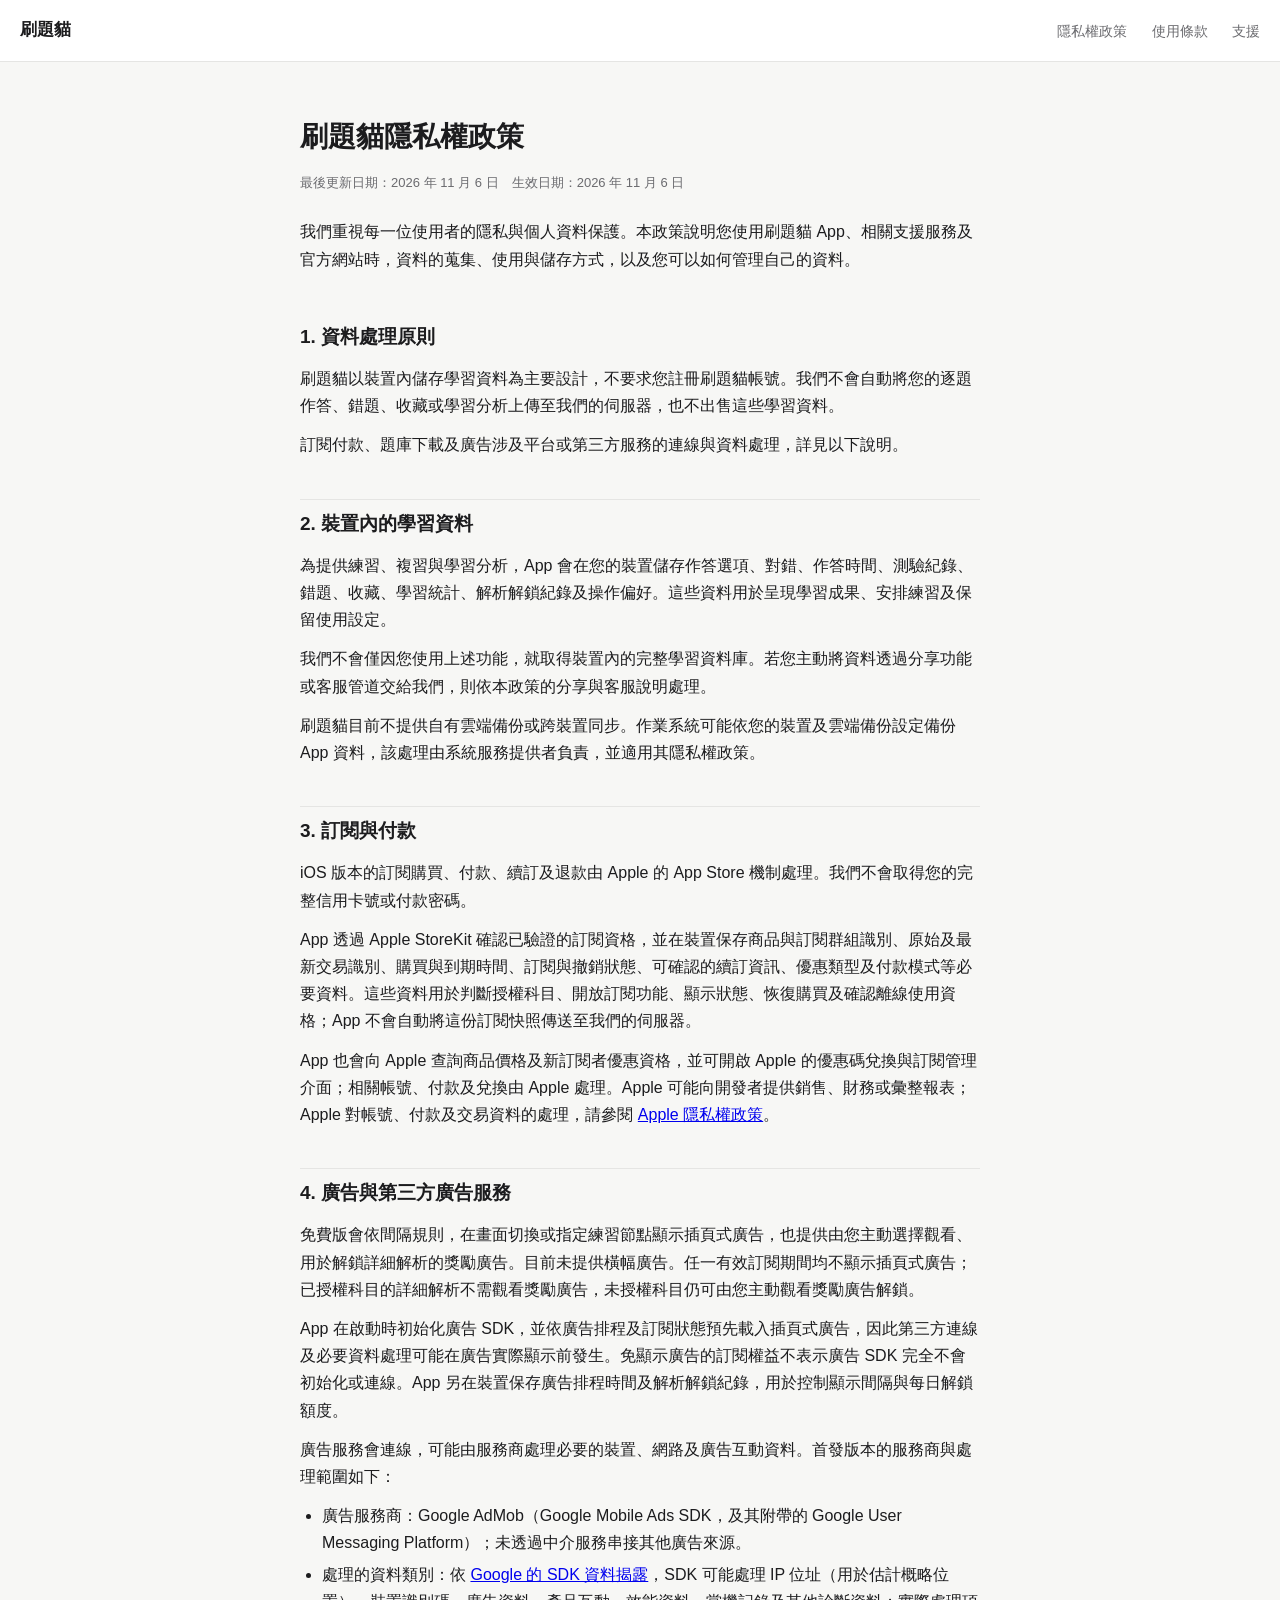
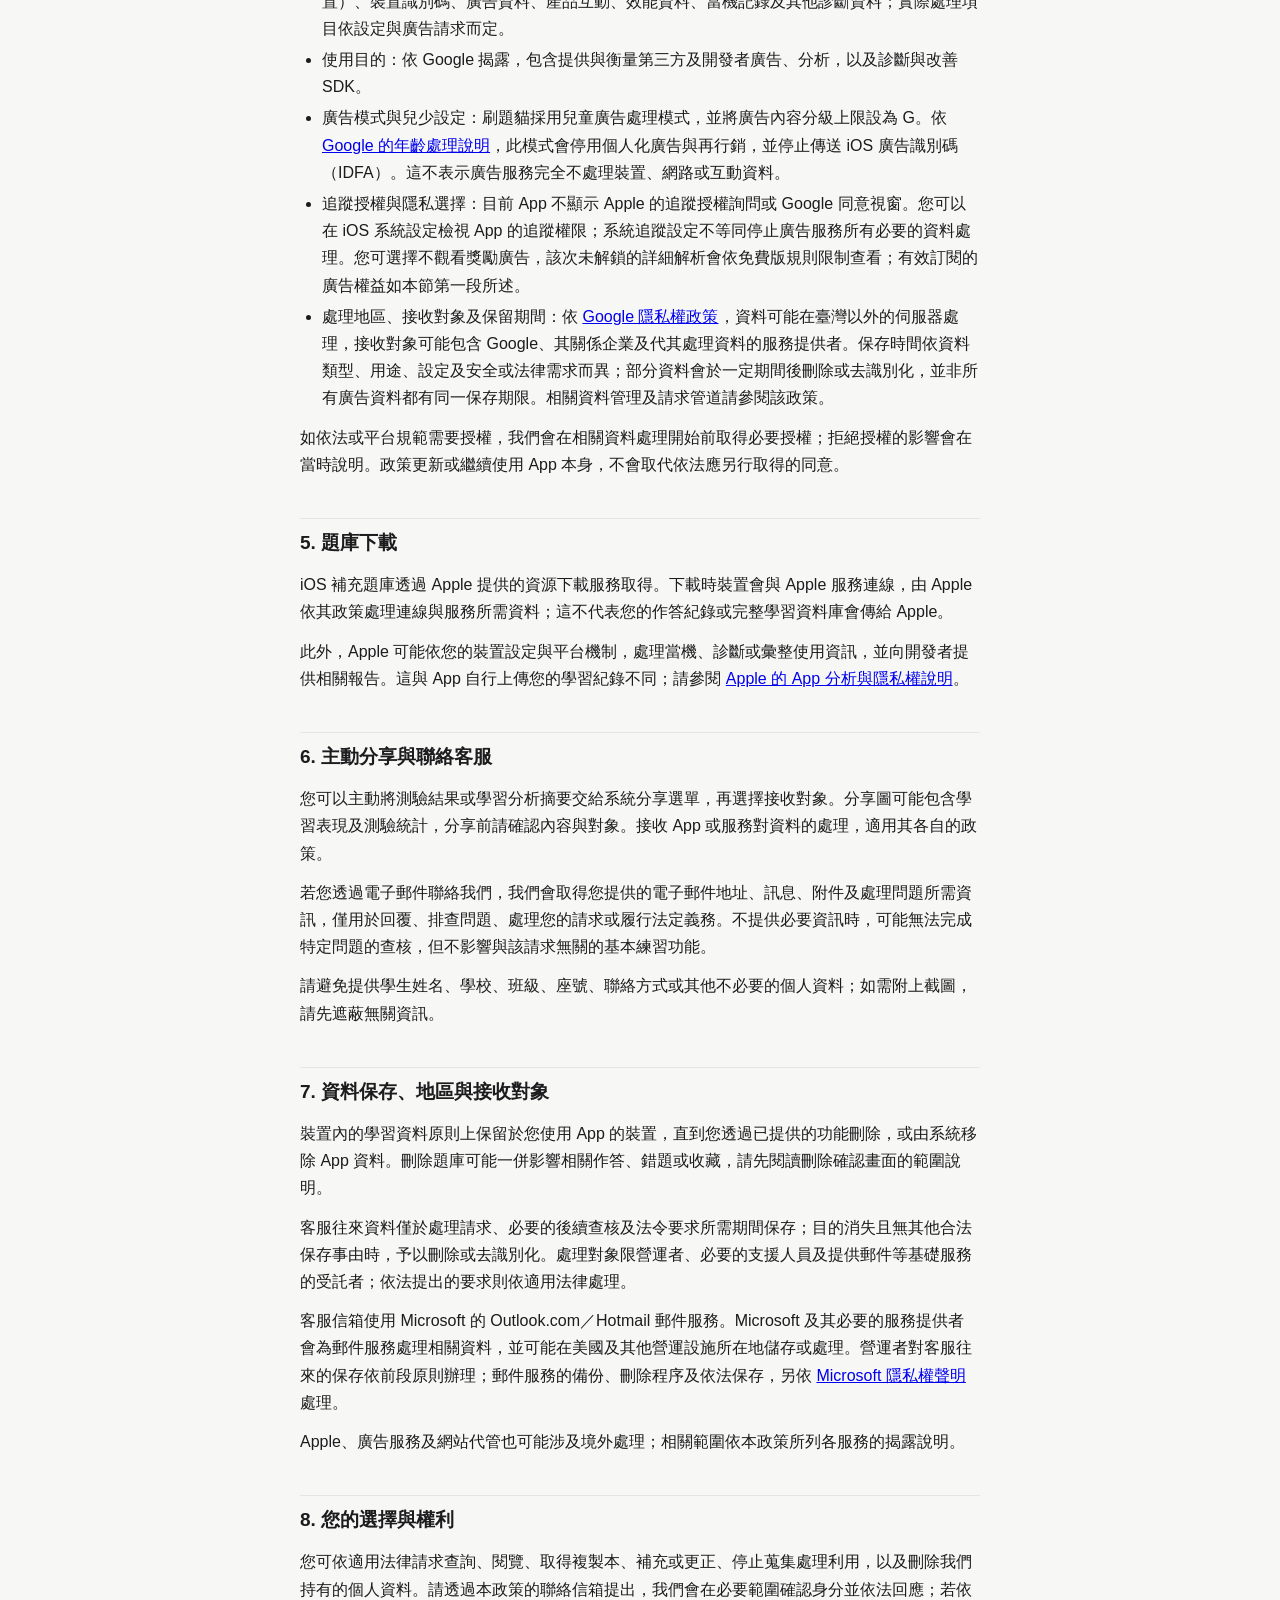
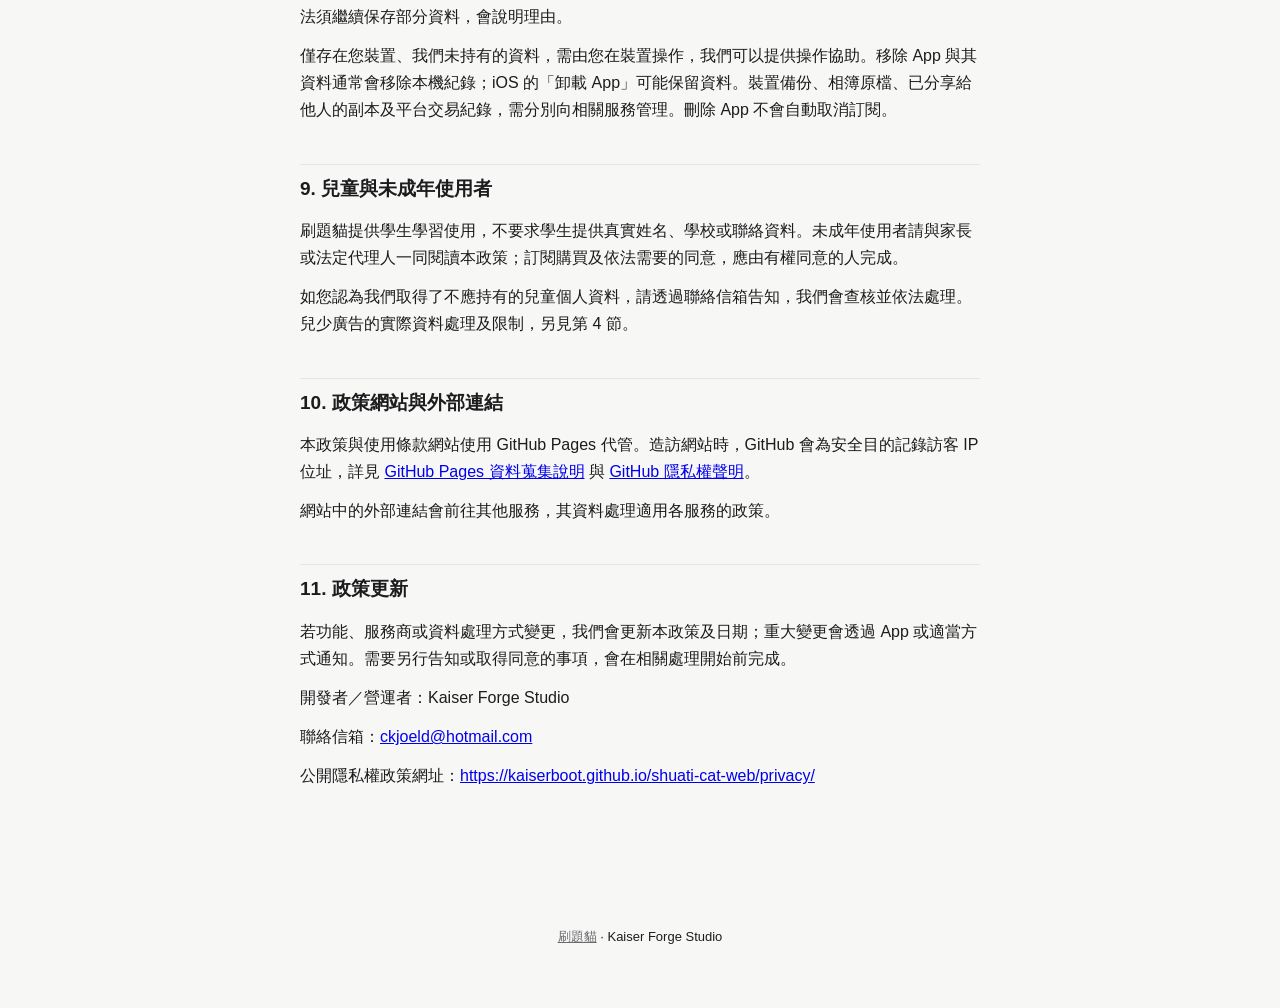
<file: privacy.html>
<!doctype html>
<html lang="zh-Hant">
<head>
<meta charset="utf-8" />
<meta name="viewport" content="width=device-width, initial-scale=1" />
<title>隱私權政策 - 刷題貓</title>
<link rel="canonical" href="https://kaiserboot.github.io/shuati-cat-web/privacy/" />
<meta http-equiv="refresh" content="0; url=privacy/" />
</head>
<body>
<p>此頁已移至 <a href="privacy/">https://kaiserboot.github.io/shuati-cat-web/privacy/</a>。</p>
</body>
</html>
</file>
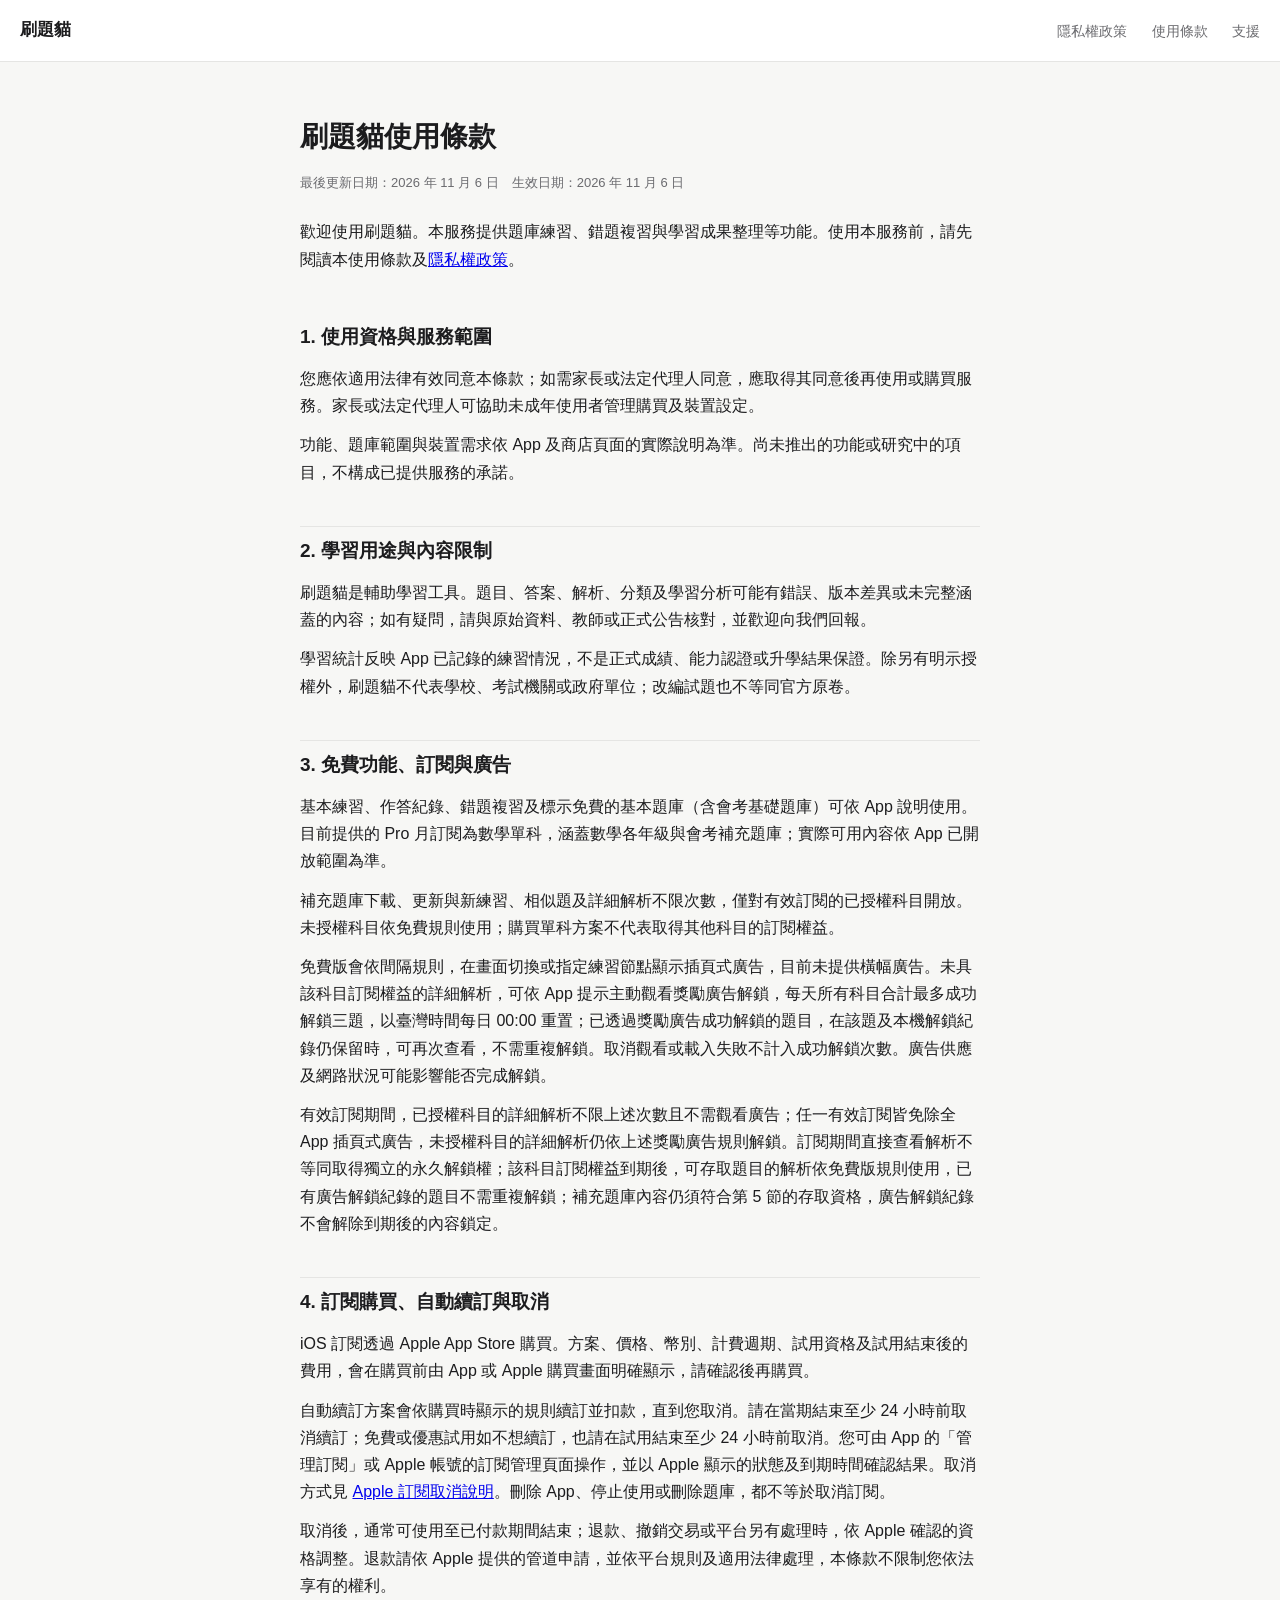
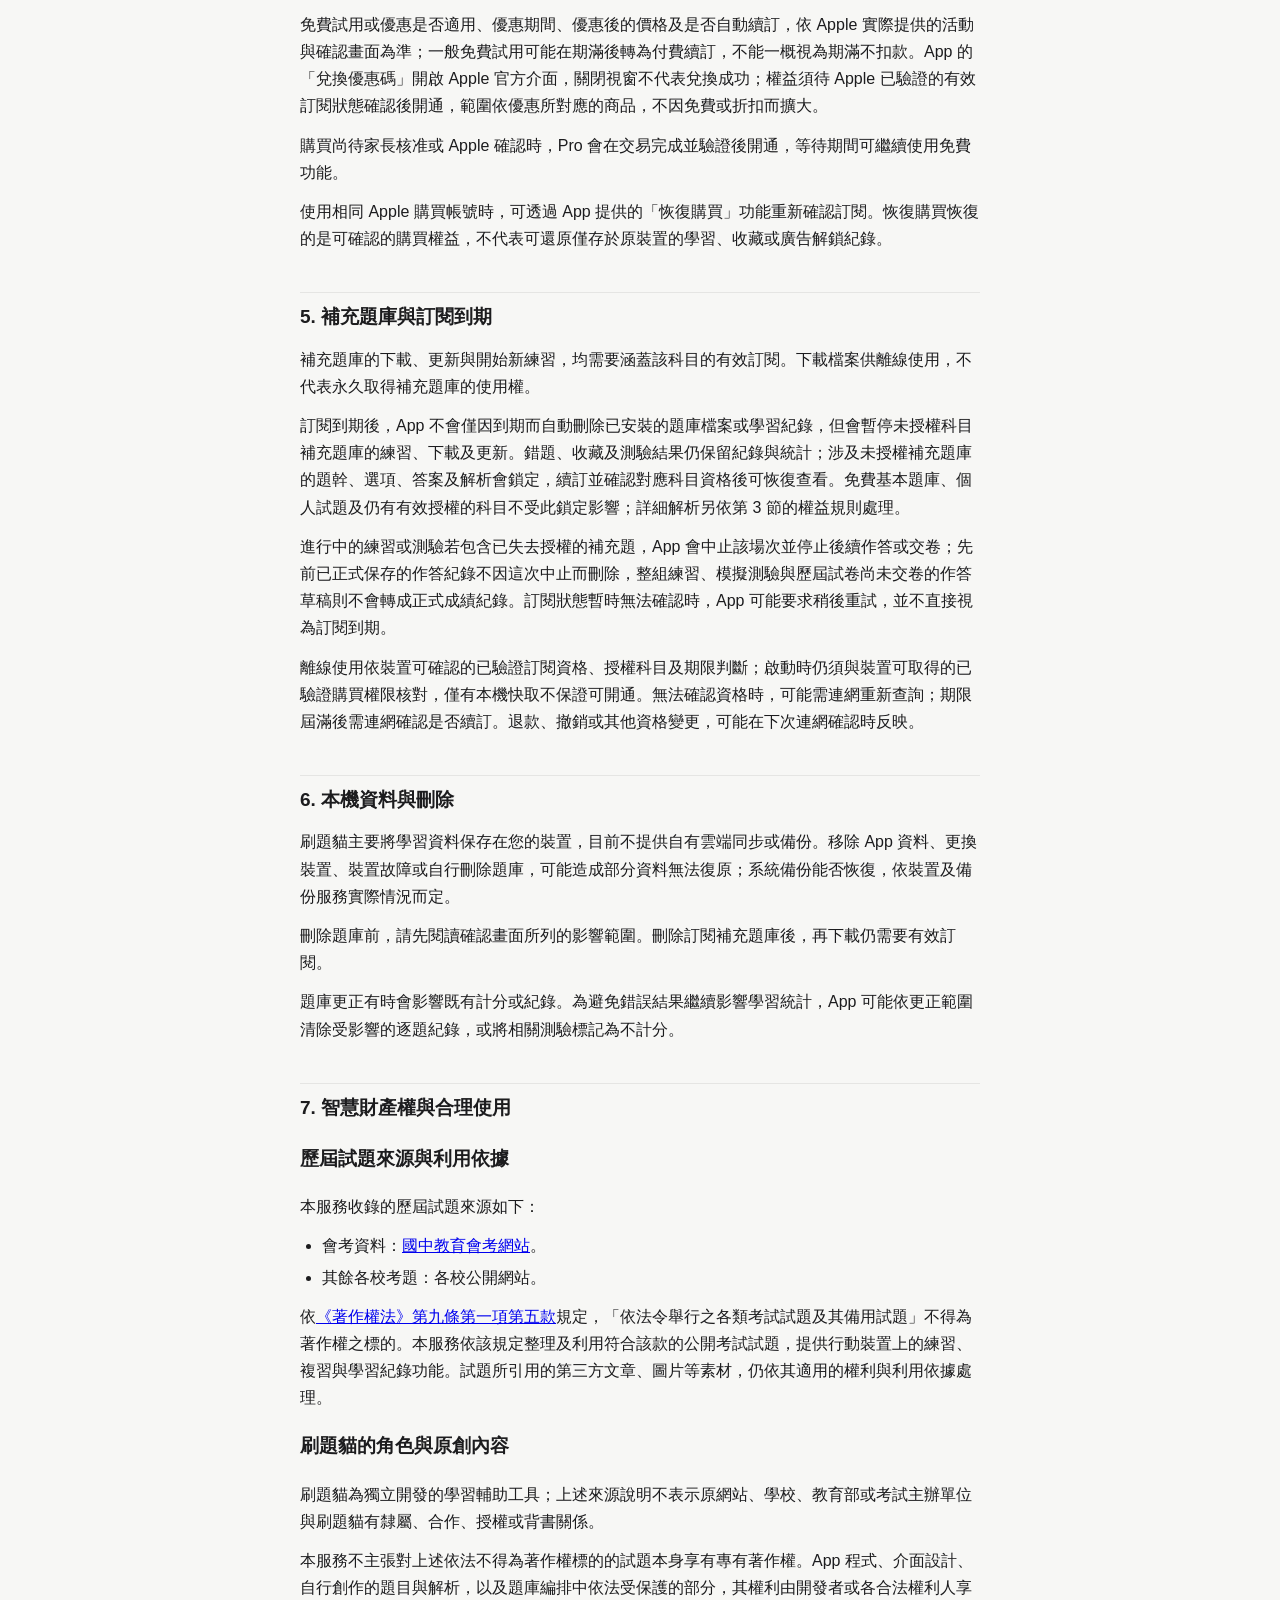
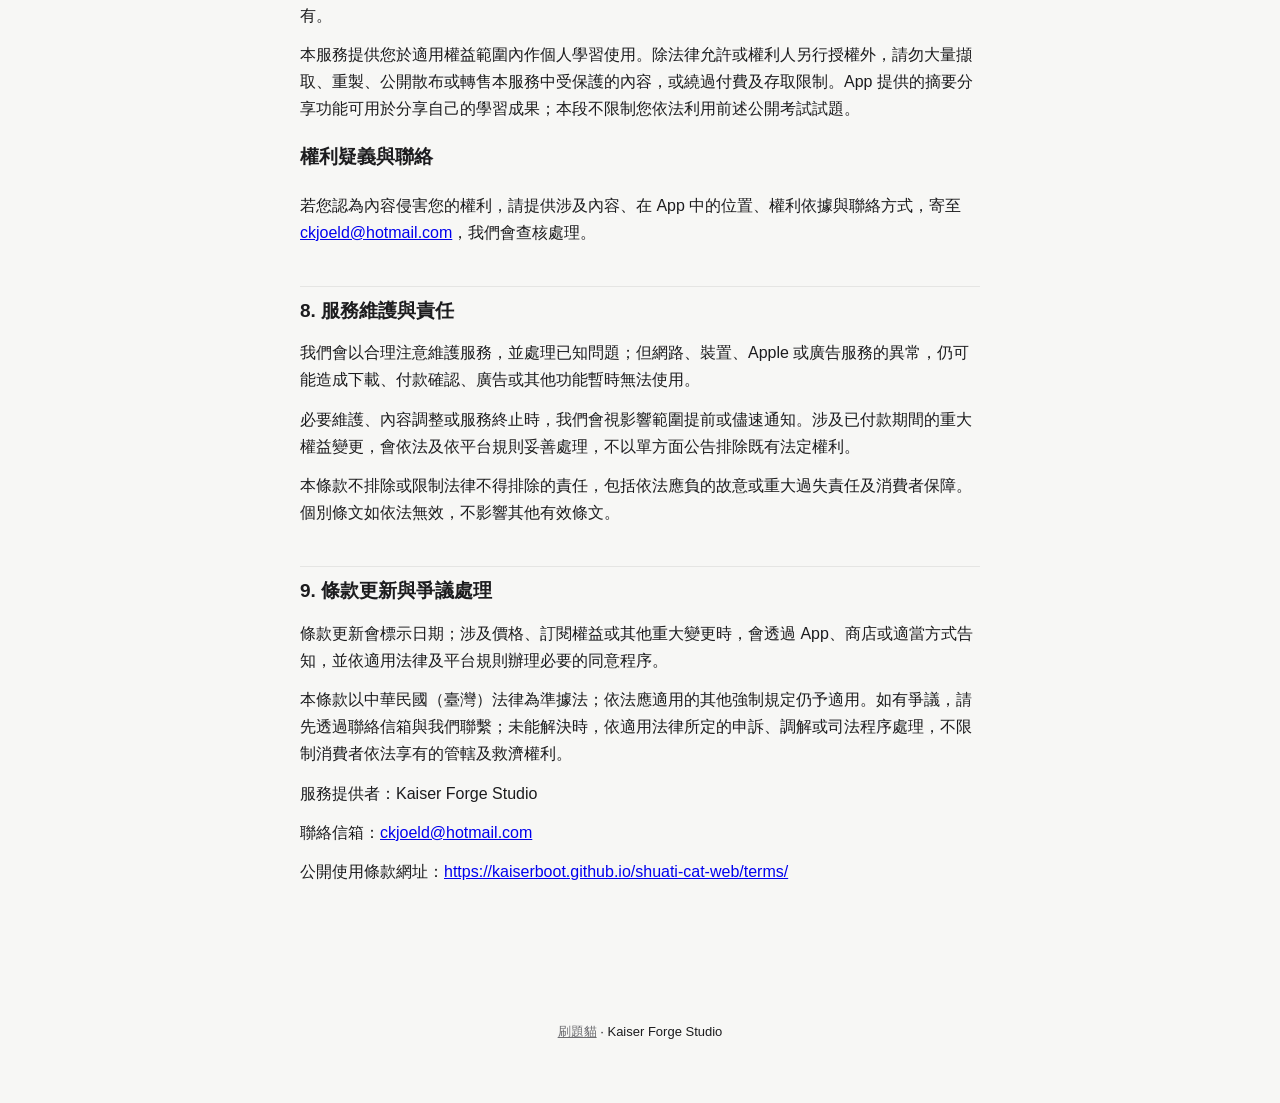
<file: terms.html>
<!doctype html>
<html lang="zh-Hant">
<head>
<meta charset="utf-8" />
<meta name="viewport" content="width=device-width, initial-scale=1" />
<title>使用條款 - 刷題貓</title>
<link rel="canonical" href="https://kaiserboot.github.io/shuati-cat-web/terms/" />
<meta http-equiv="refresh" content="0; url=terms/" />
</head>
<body>
<p>此頁已移至 <a href="terms/">https://kaiserboot.github.io/shuati-cat-web/terms/</a>。</p>
</body>
</html>
</file>
<file: style.css>
:root {
  color-scheme: light;
  --bg: #f7f7f5;
  --surface: #ffffff;
  --text: #1c1c1e;
  --text-muted: #6b6b6f;
  --border: #e5e5e3;
  --accent: #2563eb;
  --max-width: 720px;
}

* {
  box-sizing: border-box;
}

body {
  margin: 0;
  background: var(--bg);
  color: var(--text);
  font-family: -apple-system, BlinkMacSystemFont, "Segoe UI", "PingFang TC",
    "Noto Sans TC", "Microsoft JhengHei", Roboto, Helvetica, Arial, sans-serif;
  line-height: 1.7;
  -webkit-font-smoothing: antialiased;
}

.page {
  max-width: var(--max-width);
  margin: 0 auto;
  padding: 32px 20px 80px;
}

header.site-header {
  display: flex;
  align-items: center;
  justify-content: space-between;
  padding: 16px 20px;
  border-bottom: 1px solid var(--border);
  background: var(--surface);
}

header.site-header .brand {
  font-weight: 700;
  font-size: 17px;
  color: var(--text);
  text-decoration: none;
}

header.site-header nav a {
  color: var(--text-muted);
  text-decoration: none;
  font-size: 14px;
  margin-left: 20px;
}

header.site-header nav a:hover {
  color: var(--accent);
}

h1 {
  font-size: 28px;
  margin-bottom: 4px;
}

h2 {
  font-size: 19px;
  margin-top: 40px;
  margin-bottom: 12px;
  padding-top: 8px;
  border-top: 1px solid var(--border);
}

h2:first-of-type {
  border-top: none;
}

p {
  margin: 12px 0;
  color: var(--text);
}

ul {
  margin: 12px 0;
  padding-left: 22px;
}

li {
  margin: 4px 0;
}

.meta {
  color: var(--text-muted);
  font-size: 13px;
  margin-bottom: 24px;
}

.tagline {
  color: var(--text-muted);
  font-size: 16px;
  margin-top: 0;
}

.hero {
  text-align: center;
  padding: 56px 0 32px;
}

.hero .app-name-en {
  color: var(--text-muted);
  font-size: 15px;
  margin-top: -4px;
}

.card-links {
  display: flex;
  flex-wrap: wrap;
  gap: 12px;
  justify-content: center;
  margin: 32px 0;
}

.card-links a {
  display: block;
  padding: 12px 20px;
  border: 1px solid var(--border);
  border-radius: 10px;
  background: var(--surface);
  color: var(--text);
  text-decoration: none;
  font-size: 14px;
}

.card-links a:hover {
  border-color: var(--accent);
  color: var(--accent);
}

.feature-list {
  display: grid;
  gap: 12px;
  margin: 24px 0;
}

.feature-list li {
  list-style: none;
  margin: 0;
  padding: 14px 16px;
  background: var(--surface);
  border: 1px solid var(--border);
  border-radius: 10px;
}

footer.site-footer {
  text-align: center;
  color: var(--text-muted);
  font-size: 13px;
  padding: 32px 20px 48px;
}

footer.site-footer a {
  color: var(--text-muted);
}

.faq-item {
  margin: 24px 0;
}

.faq-item h2 {
  border-top: none;
  padding-top: 0;
  margin-top: 0;
  font-size: 16px;
}

.faq-item + .faq-item h2 {
  border-top: 1px solid var(--border);
  padding-top: 24px;
  margin-top: 24px;
}
</file>
